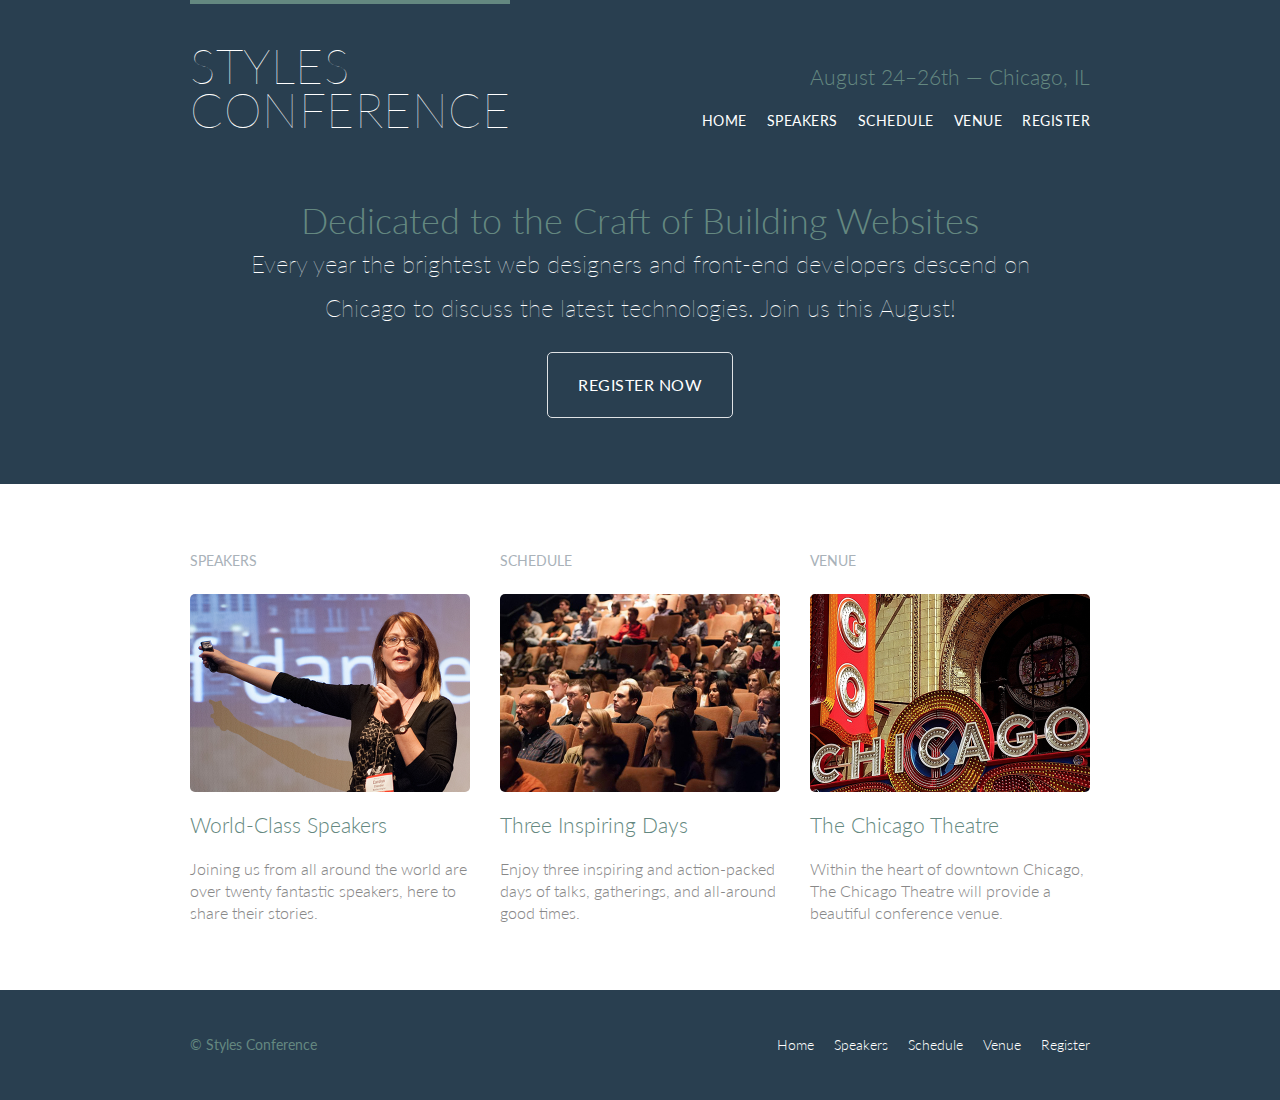
<file: index.html>
<!DOCTYPE html>
<html lang="en">
  <head>
    <meta charset="utf-8">
    <title>Styles Conference</title>
    <link rel="stylesheet" href="assets/stylesheets/main.css" type="text/css">
    <link rel="stylesheet" href="http://fonts.googleapis.com/css?family=Lato:100,300,400" type="text/css">
  </head>

  <body>

    <!-- header -->
    <header class="primary-header group container">
      <h1 class="logo">
        <a href="index.html">Styles <br> Conference</a>
      </h1>
      <h3 class="tagline">August 24&ndash;26th &mdash; Chicago, IL</h3>
      <nav class="nav primary-nav">
        <ul>
          <li><a href="index.html">Home</a></li><!--
          --><li><a href="speaker.html">Speakers</a></li><!--
          --><li><a href="schedule.html">Schedule</a></li><!--
          --><li><a href="venue.html">Venue</a></li><!--
          --><li><a href="register.html">Register</a></li>
        </ul>
      </nav>
    </header>

    <!-- Hero -->
    <section class="hero container">
      <h2>Dedicated to the Craft of Building Websites</h2>
      <p>Every year the brightest web designers and front-end developers descend on Chicago to discuss the latest technologies. Join us this August!</p>
      <a class="btn btn-alt" href="register.html">Register Now</a>
    </section>

    <!-- Teasers -->
    <section class="row">
      <div class="grid">

        <!-- Speakers -->
        <section class="teaser col-1-3">
          <h5>Speakers</h5>
          <a href="speaker.html">
            <img src="assets/images/home/speakers.jpg" alt="Professional Speakers">
            <h3>World-Class Speakers</h3>
          </a>
          <p>Joining us from all around the world are over twenty fantastic speakers, here to share their stories.</p>
        </section><!--

        Schedule
        --><section class="teaser col-1-3">
          <h5>Schedule</h5>
          <a href="schedule.html">
            <img src="assets/images/home/schedule.jpg" alt="Professional Speakers">
            <h3>Three Inspiring Days</h3>
          </a>
          <p>Enjoy three inspiring and action-packed days of talks, gatherings, and all-around good times.</p>
        </section><!--

        Venue
        --><section class="teaser col-1-3">
          <h5>Venue</h5>
          <a href="venue.html">
            <img src="assets/images/home/venue.jpg" alt="Professional Speakers">
            <h3>The Chicago Theatre</h3>
          </a>
          <p>Within the heart of downtown Chicago, The Chicago Theatre will provide a beautiful conference venue.</p>
        </section>
      </div>
    </section>

    <!-- footer -->
    <footer class="container primary-footer group">
      <small>&copy; Styles Conference</small>
      <nav class="nav">
        <ul>
          <li><a href="index.html">Home</a></li><!--
          --><li><a href="speaker.html">Speakers</a></li><!--
          --><li><a href="schedule.html">Schedule</a></li><!--
          --><li><a href="venue.html">Venue</a></li><!--
          --><li><a href="register.html">Register</a></li>
        </ul>
      </nav>
    </footer>
  </body>
</html>
</file>
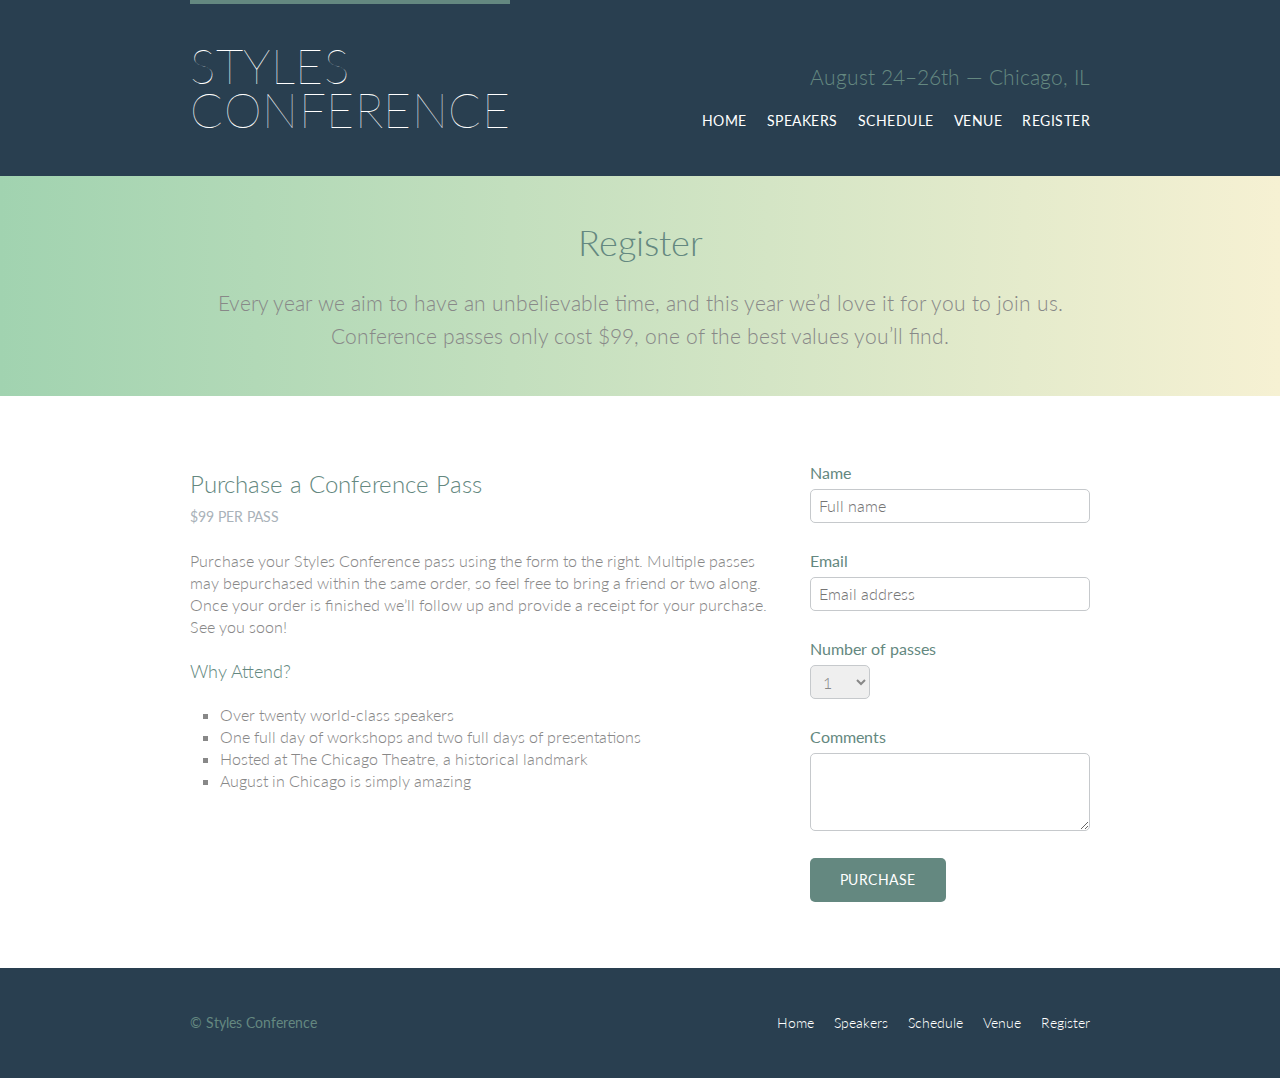
<file: register.html>
<!DOCTYPE html>
<html lang="en">
  <head>
    <meta charset="utf-8">
    <title>Styles Conference</title>
    <link rel="stylesheet" href="assets/stylesheets/main.css" type="text/css">
    <link rel="stylesheet" href="http://fonts.googleapis.com/css?family=Lato:100,300,400" type="text/css">
  </head>

  <body>
    <!-- header -->
    <header class="primary-header group container">
      <h1 class="logo">
        <a href="index.html">Styles <br> Conference</a>
      </h1>
      <h3 class="tagline">August 24&ndash;26th &mdash; Chicago, IL</h3>
      <nav class="nav primary-nav">
        <ul>
          <li><a href="index.html">Home</a></li><!--
          --><li><a href="speaker.html">Speakers</a></li><!--
          --><li><a href="schedule.html">Schedule</a></li><!--
          --><li><a href="venue.html">Venue</a></li><!--
          --><li><a href="register.html">Register</a></li>
        </ul>
      </nav>
    </header>

    <!-- Main Contents -->
    <section class="row-alt">
      <div class="lead container">
        <h1>Register</h1>
        <p>Every year we aim to have an unbelievable time, and this year we&#8217;d love it for you to join us. Conference passes only cost $99, one of the best values you&#8217;ll find.</p>
      </div>
    </section>

    <section class="row">
      <div class="grid">
        <section class="col-2-3">
          <h2>Purchase a Conference Pass</h2>
          <h5>$99 per Pass</h5>
          <p>Purchase your Styles Conference pass using the form to the right. Multiple passes may bepurchased within the same order, so feel free to bring a friend or two along. Once your order is finished we&#8217;ll follow up and provide a receipt for your purchase. See you soon!</p>
          <h4>Why Attend?</h4>
          <ul class="why-attend">
            <li>Over twenty world-class speakers</li>
            <li>One full day of workshops and two full days of presentations</li>
            <li>Hosted at The Chicago Theatre, a historical landmark</li>
            <li>August in Chicago is simply amazing</li>
          </ul>
        </section><!--
        --><form class="col-1-3" action="#" method="post">
          <fieldset class="register-group">
            <label>
              Name
              <input type="text" nama="name" placeholder="Full name" required>
            </label>
            <label>
              Email
              <input type="email" name="email" placeholder="Email address" required>
            </label>
            <label>
              Number of passes
              <select name="quantity" required>
                <option value="1" selected>1</option>
                <option value="2" >2</option>
                <option value="3" >3</option>
                <option value="4" >4</option>
                <option value="5" >5</option>
              </select>
            </label>
            <label>
              Comments
              <textarea name="comments"></textarea>
            </label>
          </fieldset>
          <input class="btn btn-default" type="submit" name="submit" value="Purchase">
        </form>
      </div>
    </section>

    <!-- footer -->
    <footer class="container primary-footer group">
      <small>&copy; Styles Conference</small>
      <nav class="nav">
        <ul>
          <li><a href="index.html">Home</a></li><!--
          --><li><a href="speaker.html">Speakers</a></li><!--
          --><li><a href="schedule.html">Schedule</a></li><!--
          --><li><a href="venue.html">Venue</a></li><!--
          --><li><a href="register.html">Register</a></li>
        </ul>
      </nav>
    </footer>
  </body>
</html>
</file>
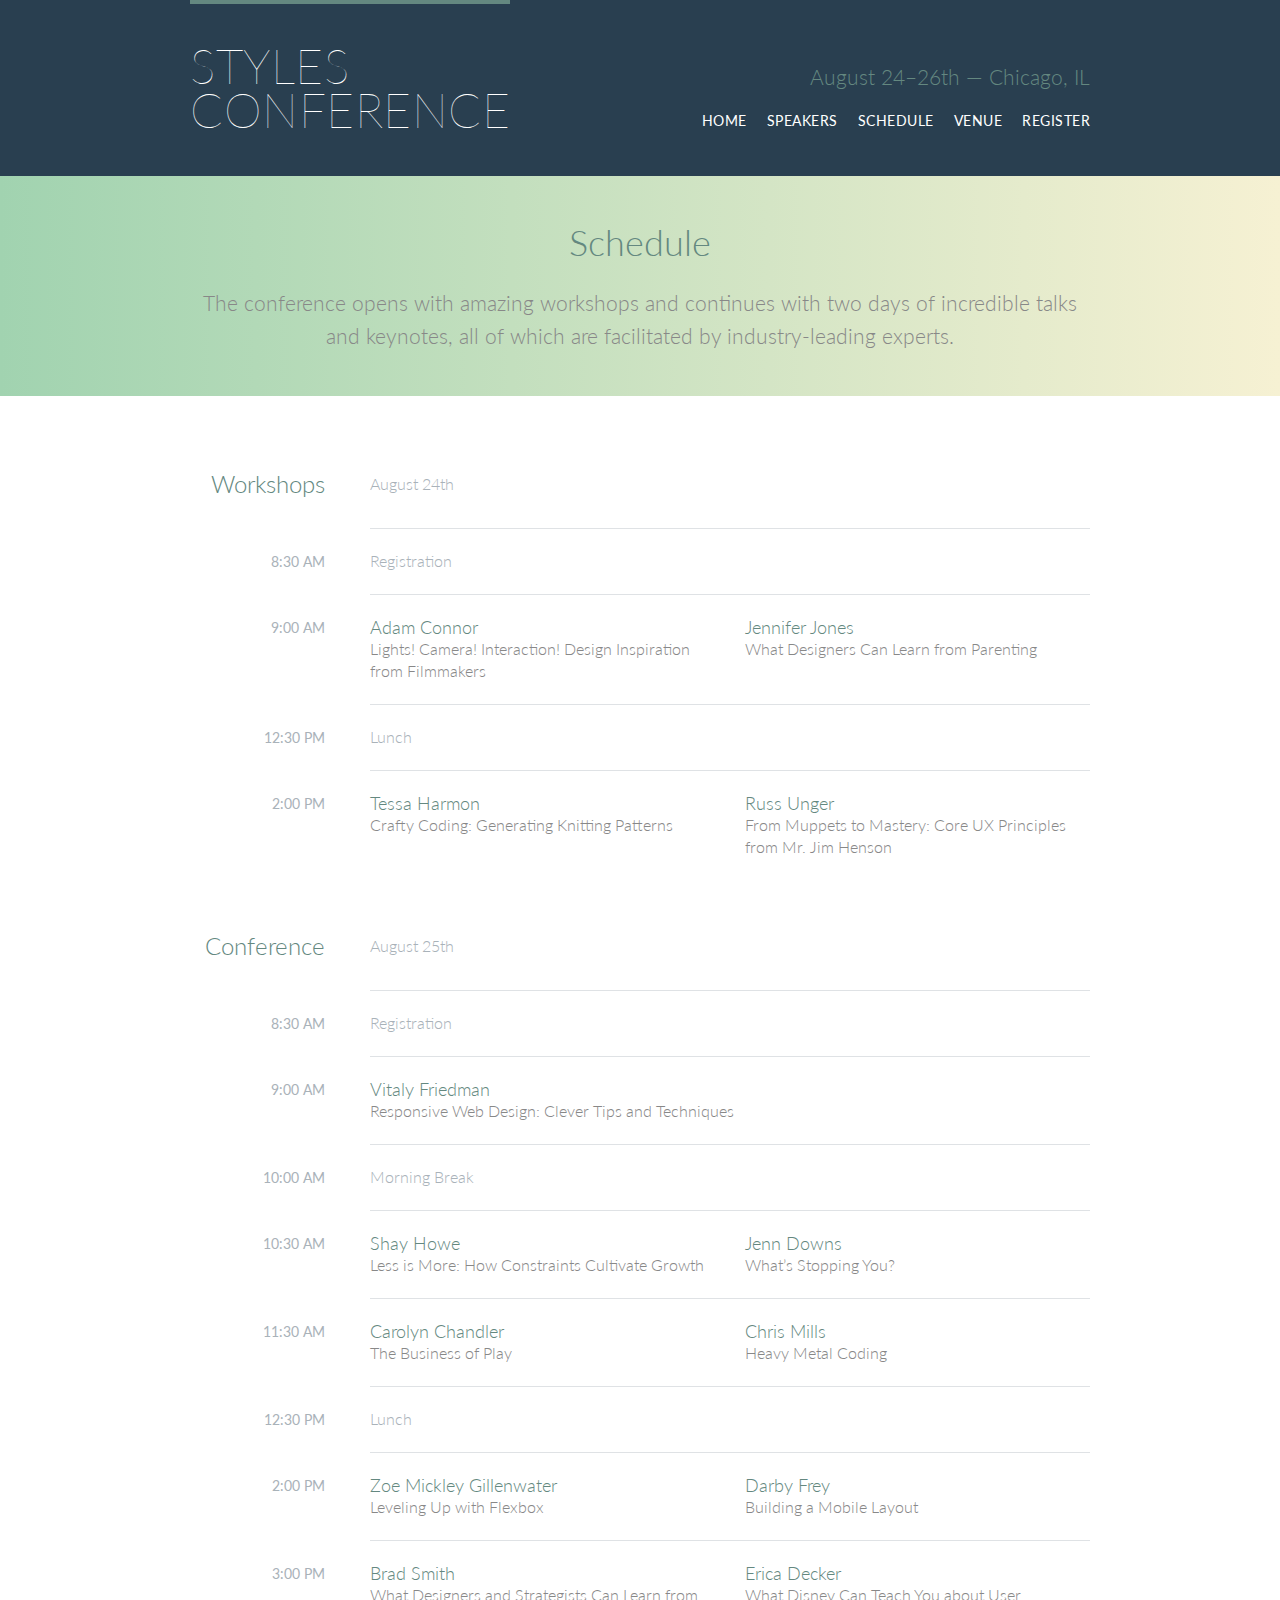
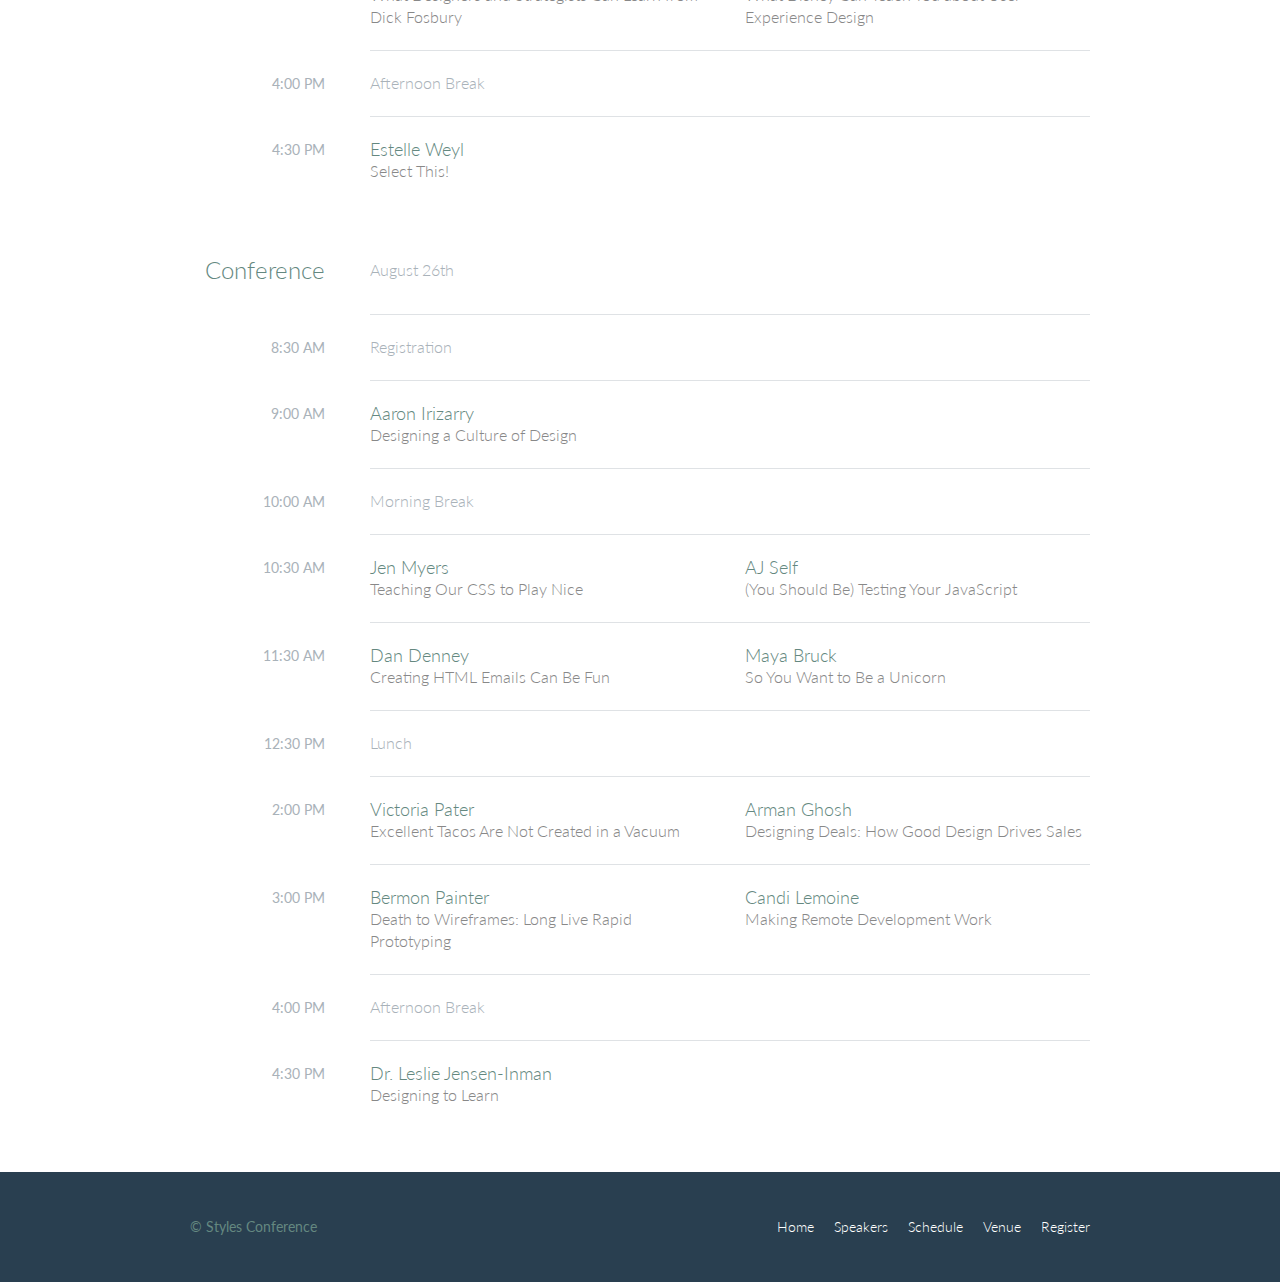
<file: schedule.html>
<!DOCTYPE html>
<html lang="en">
  <head>
    <meta charset="utf-8">
    <title>Styles Conference</title>
    <link rel="stylesheet" href="assets/stylesheets/main.css" type="text/css">
    <link rel="stylesheet" href="http://fonts.googleapis.com/css?family=Lato:100,300,400" type="text/css">
  </head>

  <body>
    <!-- header -->
    <header class="primary-header group container">
      <h1 class="logo">
        <a href="index.html">Styles <br> Conference</a>
      </h1>
      <h3 class="tagline">August 24&ndash;26th &mdash; Chicago, IL</h3>
      <nav class="nav primary-nav">
        <ul>
          <li><a href="index.html">Home</a></li><!--
          --><li><a href="speaker.html">Speakers</a></li><!--
          --><li><a href="schedule.html">Schedule</a></li><!--
          --><li><a href="venue.html">Venue</a></li><!--
          --><li><a href="register.html">Register</a></li>
        </ul>
      </nav>
    </header>

    <!-- Main Contents -->
    <section class="row-alt">
      <div class="lead container">
        <h1>Schedule</h1>
        <p>The conference opens with amazing workshops and continues with two days of incredible talks and keynotes, all of which are facilitated by industry-leading experts.</p>
      </div>
    </section>

    <section class="row">
      <div class="container">
        <table>
          <thead>
            <tr>
              <th scope="row">
                Workshops
              </th>
              <td class="schedule-offset" colspan="2">
                August 24th
              </td>
            </tr>
          </thead>
          <tbody>
            <tr>
              <th scope="row">
                <time datetime="08:30:00">8:30 AM</time>
              </th>
              <td class="schedule-offset" colspan="2">
                Registration
              </td>
            </tr>
            <tr>
              <th scope="row">
                <time datetime="09:00:00">9:00 AM</time>
              </th>
              <td>
                <a href="speaker.html#adam-connor">
                  <h4>Adam Connor</h4>
                  Lights! Camera! Interaction! Design Inspiration from Filmmakers
                </a>
              </td>
              <td>
                <a href="speaker.html#jennifer-jones">
                  <h4>Jennifer Jones</h4>
                  What Designers Can Learn from Parenting
                </a>
              </td>
            </tr>
            <tr>
              <th scope="row">
                <time datetime="12:30:00">12:30 PM</time>
              </th>
              <td class="schedule-offset" colspan="2">
                Lunch
              </td>
            </tr>
            <tr>
              <th scope="row">
                <time datetime="14:00">2:00 PM</time>
              </th>
              <td>
                <a href="speaker.html#tessa-harmon">
                  <h4>Tessa Harmon</h4>
                  Crafty Coding: Generating Knitting Patterns
                </a>
              </td>
              <td>
                <a href="speaker.html#russ-unger">
                  <h4>Russ Unger</h4>
                  From Muppets to Mastery: Core UX Principles from Mr. Jim Henson
                </a>
              </td>
            </tr>
          </tbody>
        </table>
        
        <!-- Conference -->
        
        <table>
          <thead>
            <tr>
              <th scope="row">
                Conference
              </th>
              <td class="schedule-offset" colspan="2">
                August 25th
              </td>
            </tr>
          </thead>
          <tbody>
            <tr>
              <th scope="row">
                <time datetime="08:30:00">8:30 AM</time>
              </th>
              <td class="schedule-offset" colspan="2">
                Registration
              </td>
            </tr>
            <tr>
              <th scope="row">
                <time datetime="09:00:00">9:00 AM</time>
              </th>
              <td colspan="2">
                <a href="speaker.html#vitaly-friedman">
                  <h4>Vitaly Friedman</h4>
                  Responsive Web Design: Clever Tips and Techniques
                </a>
              </td>
            </tr>
            <tr>
              <th scope="row">
                <time datetime="10:00:00">10:00 AM</time>
              </th>
              <td class="schedule-offset" colspan="2">
                Morning Break
              </td>
            </tr>
            <tr>
              <th scope="row">
                <time datetime="10:30:00">10:30 AM</time>
              </th>
              <td>
                <a href="speaker.html#shay-howe">
                  <h4>Shay Howe</h4>
                  Less is More: How Constraints Cultivate Growth
                </a>
              </td>
              <td>
                <a href="speaker.html#jenn-downs">
                  <h4>Jenn Downs</h4>
                  What&#8217;s Stopping You?
                </a>
              </td>
            </tr>
            <tr>
              <th scope="row">
                <time datetime="11:30:00">11:30 AM</time>
              </th>
              <td>
                <a href="speaker.html#carolyn-chandler">
                  <h4>Carolyn Chandler</h4>
                  The Business of Play
                </a>
              </td>
              <td>
                <a href="speaker.html#chris-mills">
                  <h4>Chris Mills</h4>
                  Heavy Metal Coding
                </a>
              </td>
            </tr>
            <tr>
              <th scope="row">
                <time datetime="12:30:00">12:30 PM</time>
              </th>
              <td class="schedule-offset" colspan="2">
                Lunch
              </td>
            </tr>
            <tr>
              <th scope="row">
                <time datetime="14:00">2:00 PM</time>
              </th>
              <td>
                <a href="speaker.html#zoe-mickley-gillenwater">
                  <h4>Zoe Mickley Gillenwater</h4>
                  Leveling Up with Flexbox
                </a>
              </td>
              <td>
                <a href="speaker.html#darby-frey">
                  <h4>Darby Frey</h4>
                  Building a Mobile Layout
                </a>
              </td>
            </tr>
            <tr>
              <th scope="row">
                <time datetime="15:00:00">3:00 PM</time>
              </th>
              <td>
                <a href="speaker.html#brad-smith">
                  <h4>Brad Smith</h4>
                  What Designers and Strategists Can Learn from Dick Fosbury
                </a>
              </td>
              <td>
                <a href="speaker.html#erica-decker">
                  <h4>Erica Decker</h4>
                  What Disney Can Teach You about User Experience Design
                </a>
              </td>
            </tr>
            <tr>
              <th scope="row">
                <time datetime="16:00:00">4:00 PM</time>
              </th>
              <td class="schedule-offset" colspan="2">
                Afternoon Break
              </td>
            </tr>
            <tr>
              <th scope="row">
                <time datetime="16:30:00">4:30 PM</time>
              </th>
              <td colspan="2">
                <a href="speaker.html#estelle-weyl">
                  <h4>Estelle Weyl</h4>
                  Select This!
                </a>
              </td>
            </tr>
          </tbody>
        </table>
        
        <!-- Conference -->
        
        <table>
          <thead>
            <tr>
              <th scope="row">
                Conference
              </th>
              <td class="schedule-offset" colspan="2">
                August 26th
              </td>
            </tr>
          </thead>
          <tbody>
            <tr>
              <th scope="row">
                <time datetime="08:30:00">8:30 AM</time>
              </th>
              <td class="schedule-offset" colspan="2">
                Registration
              </td>
            </tr>
            <tr>
              <th scope="row">
                <time datetime="09:00:00">9:00 AM</time>
              </th>
              <td colspan="2">
                <a href="speaker.html#aaron-irizarry">
                  <h4>Aaron Irizarry</h4>
                  Designing a Culture of Design
                </a>
              </td>
            </tr>
            <tr>
              <th scope="row">
                <time datetime="10:00:00">10:00 AM</time>
              </th>
              <td class="schedule-offset" colspan="2">
                Morning Break
              </td>
            </tr>
            <tr>
              <th scope="row">
                <time datetime="10:30:00">10:30 AM</time>
              </th>
              <td>
                <a href="speaker.html#jen-myers">
                  <h4>Jen Myers</h4>
                  Teaching Our CSS to Play Nice
                </a>
              </td>
              <td>
                <a href="speaker.html#aj-self">
                  <h4>AJ Self</h4>
                  (You Should Be) Testing Your JavaScript
                </a>
              </td>
            </tr>
            <tr>
              <th scope="row">
                <time datetime="11:30:00">11:30 AM</time>
              </th>
              <td>
                <a href="speaker.html#dan-denney">
                  <h4>Dan Denney</h4>
                  Creating HTML Emails Can Be Fun
                </a>
              </td>
              <td>
                <a href="speaker.html#maya-bruck">
                  <h4>Maya Bruck</h4>
                  So You Want to Be a Unicorn
                </a>
              </td>
            </tr>
            <tr>
              <th scope="row">
                <time datetime="12:30:00">12:30 PM</time>
              </th>
              <td class="schedule-offset" colspan="2">
                Lunch
              </td>
            </tr>
            <tr>
              <th scope="row">
                <time datetime="14:00">2:00 PM</time>
              </th>
              <td>
                <a href="speaker.html#victoria-pater">
                  <h4>Victoria Pater</h4>
                  Excellent Tacos Are Not Created in a Vacuum
                </a>
              </td>
              <td>
                <a href="speaker.html#arman-ghosh">
                  <h4>Arman Ghosh</h4>
                  Designing Deals: How Good Design Drives Sales
                </a>
              </td>
            </tr>
            <tr>
              <th scope="row">
                <time datetime="15:00:00">3:00 PM</time>
              </th>
              <td>
                <a href="speaker.html#bermon-painter">
                  <h4>Bermon Painter</h4>
                  Death to Wireframes: Long Live Rapid Prototyping
                </a>
              </td>
              <td>
                <a href="speaker.html#candi-lemoine">
                  <h4>Candi Lemoine</h4>
                  Making Remote Development Work
                </a>
              </td>
            </tr>
            <tr>
              <th scope="row">
                <time datetime="16:00:00">4:00 PM</time>
              </th>
              <td class="schedule-offset" colspan="2">
                Afternoon Break
              </td>
            </tr>
            <tr>
              <th scope="row">
                <time datetime="16:30:00">4:30 PM</time>
              </th>
              <td colspan="2">
                   <a href="speaker.html#leslie-jensen-inman">
                  <h4>Dr. Leslie Jensen-Inman</h4>
                  Designing to Learn
                </a>
              </td>
            </tr>
          </tbody>
        </table>
      </div>
    </section>

    <!-- footer -->
    <footer class="container primary-footer group">
      <small>&copy; Styles Conference</small>
      <nav class="nav">
        <ul>
          <li><a href="index.html">Home</a></li><!--
          --><li><a href="speaker.html">Speakers</a></li><!--
          --><li><a href="schedule.html">Schedule</a></li><!--
          --><li><a href="venue.html">Venue</a></li><!--
          --><li><a href="register.html">Register</a></li>
        </ul>
      </nav>
    </footer>
  </body>
</html>
</file>
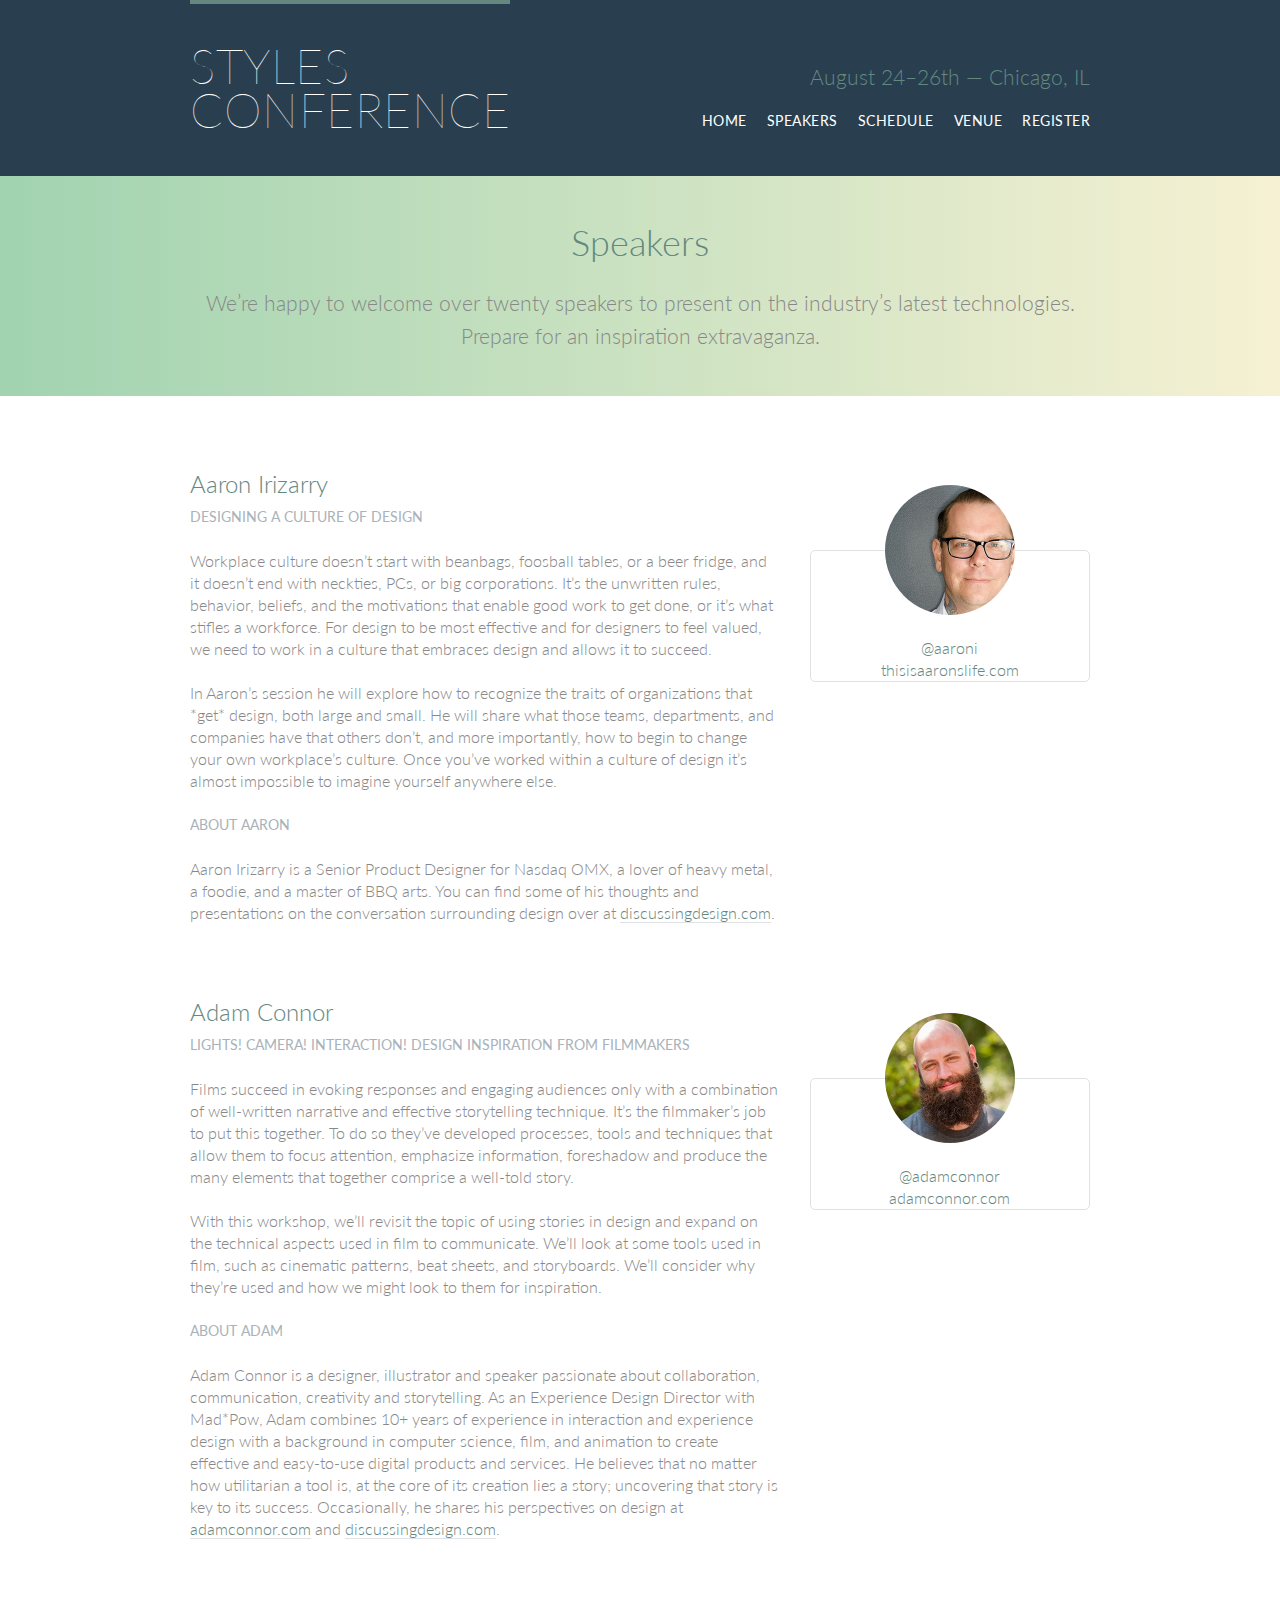
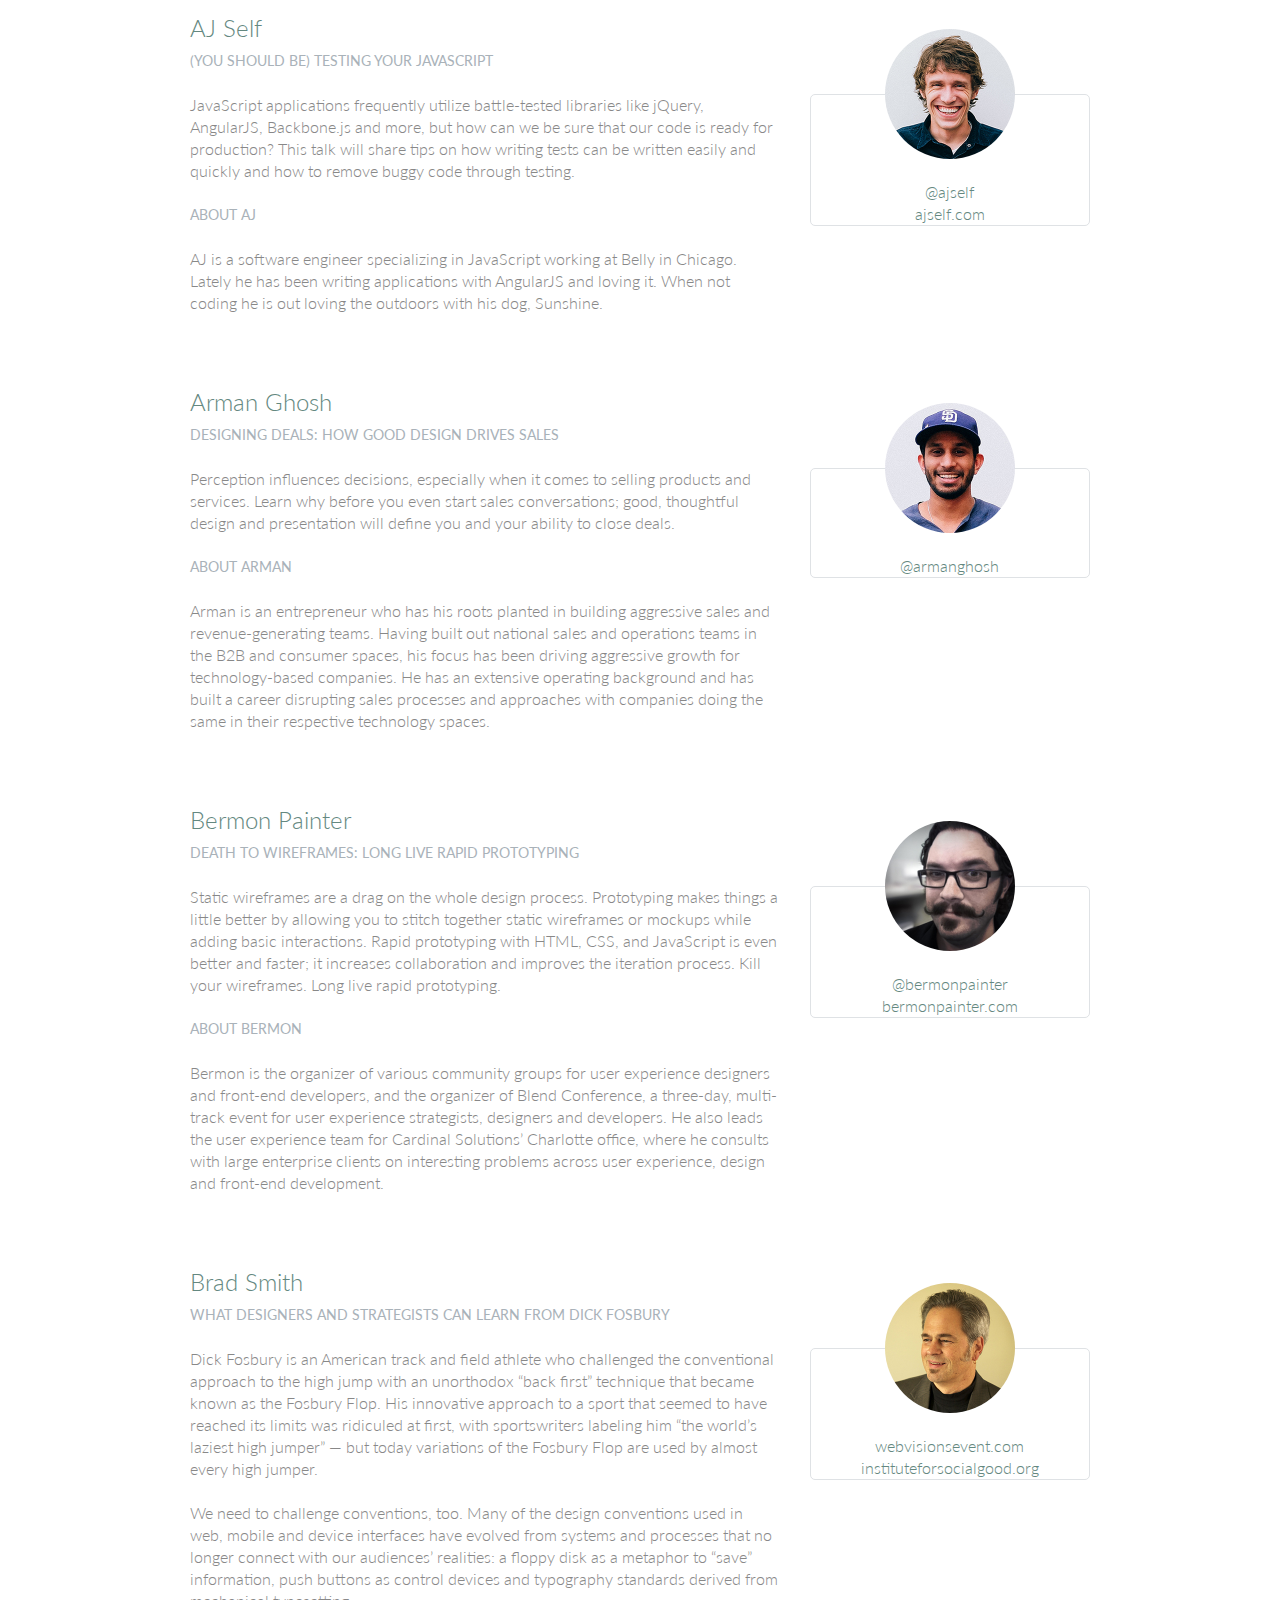
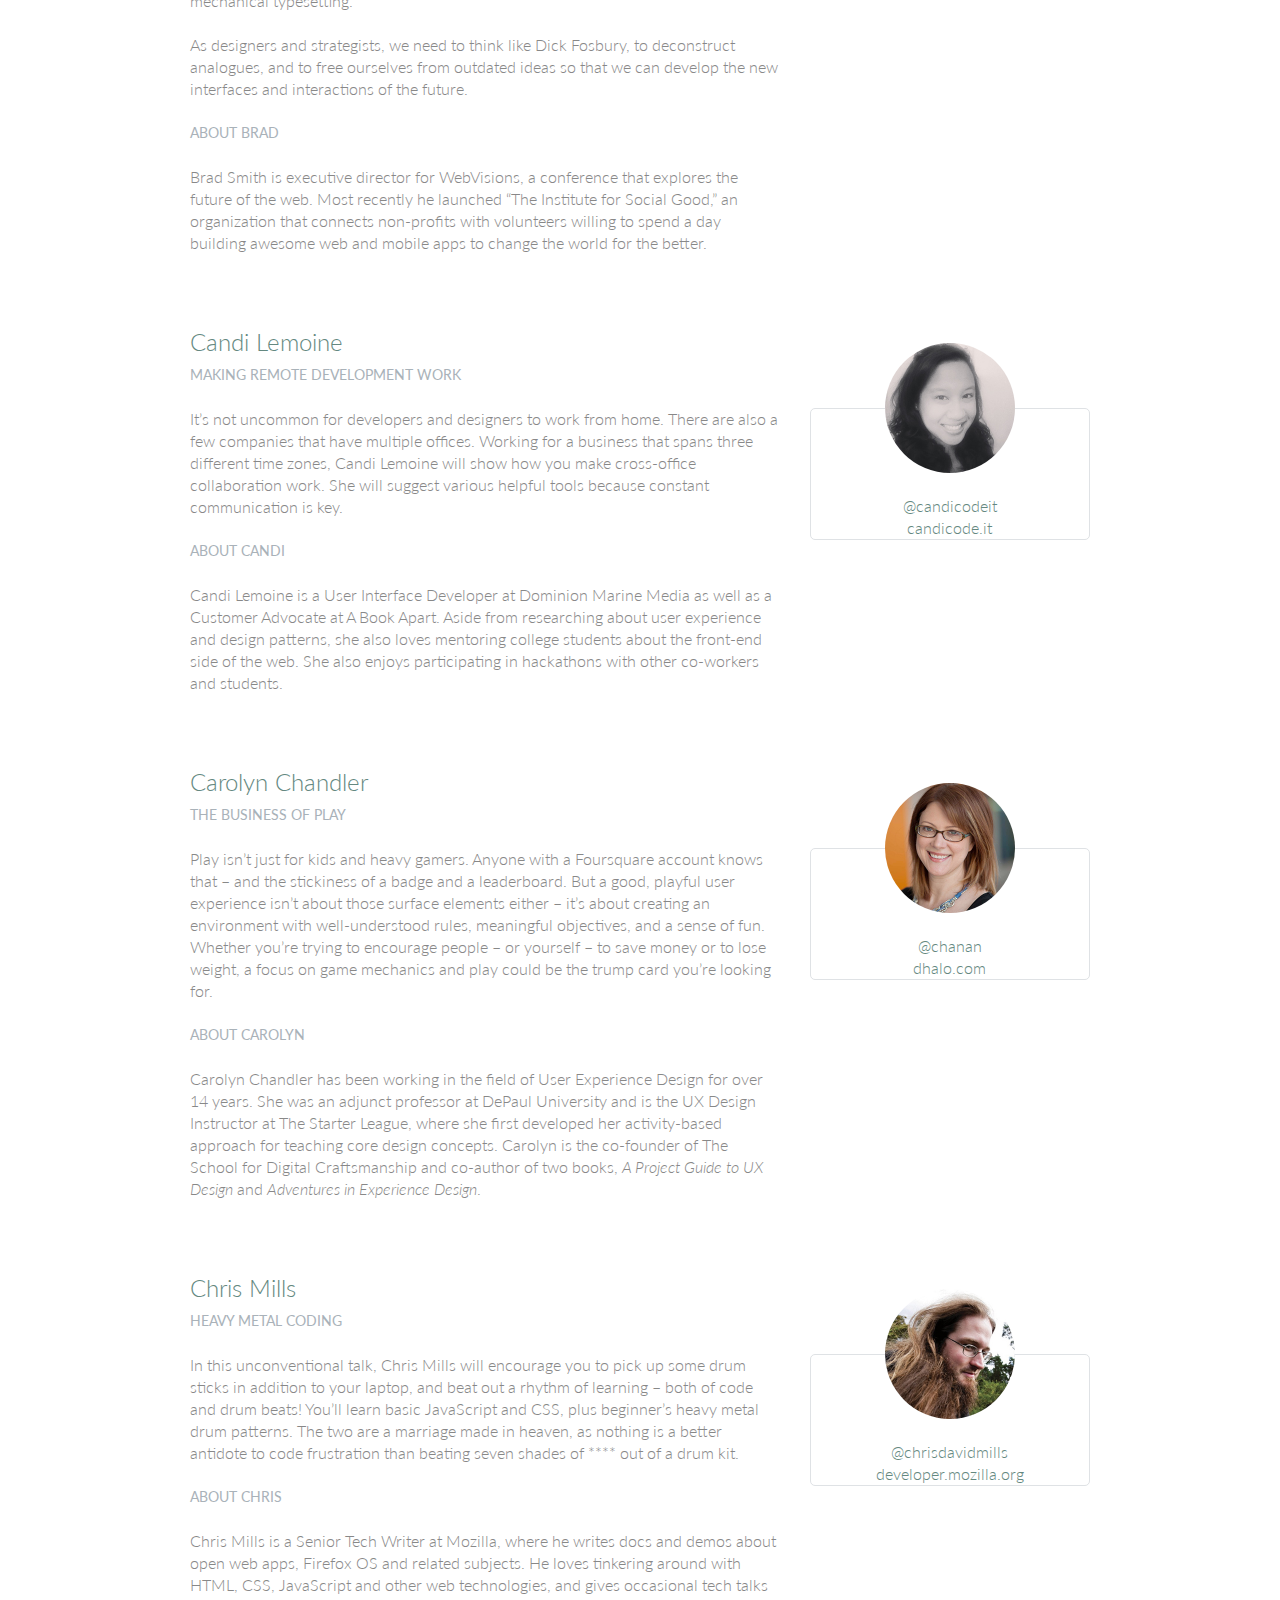
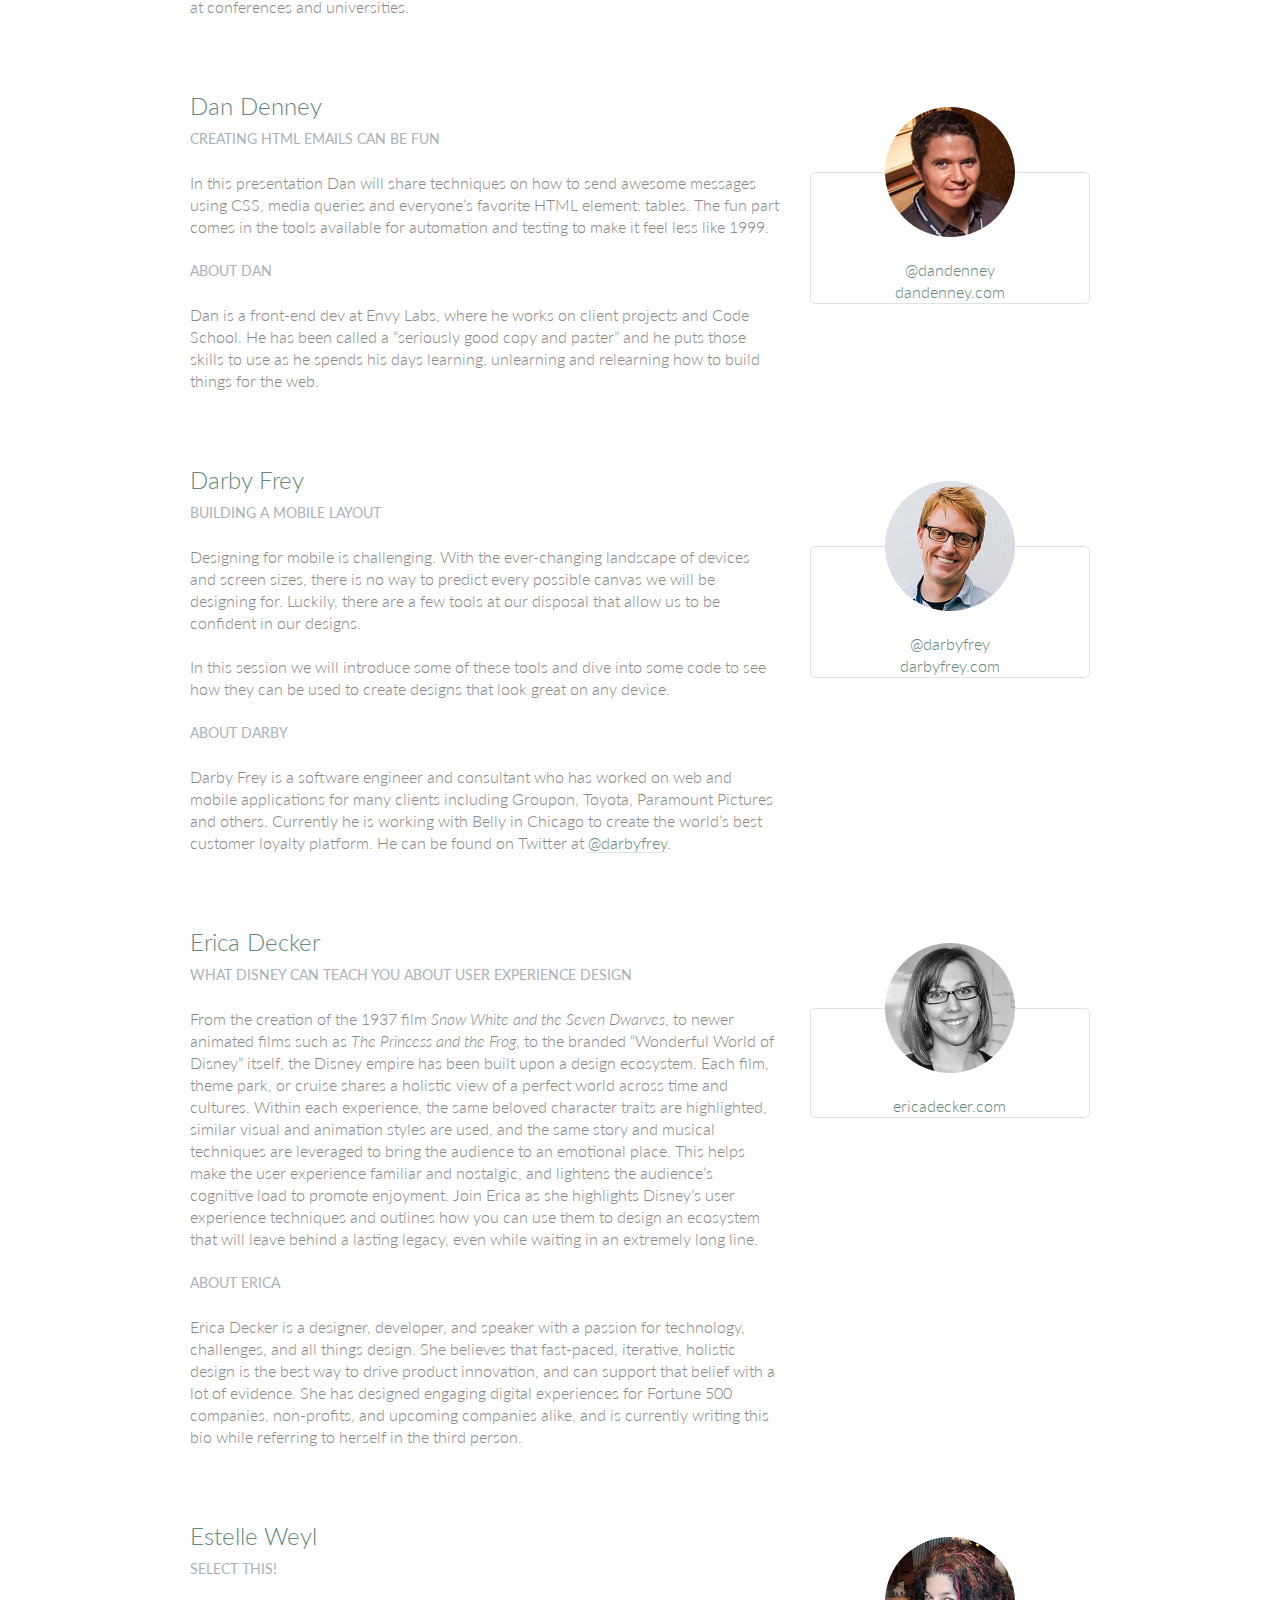
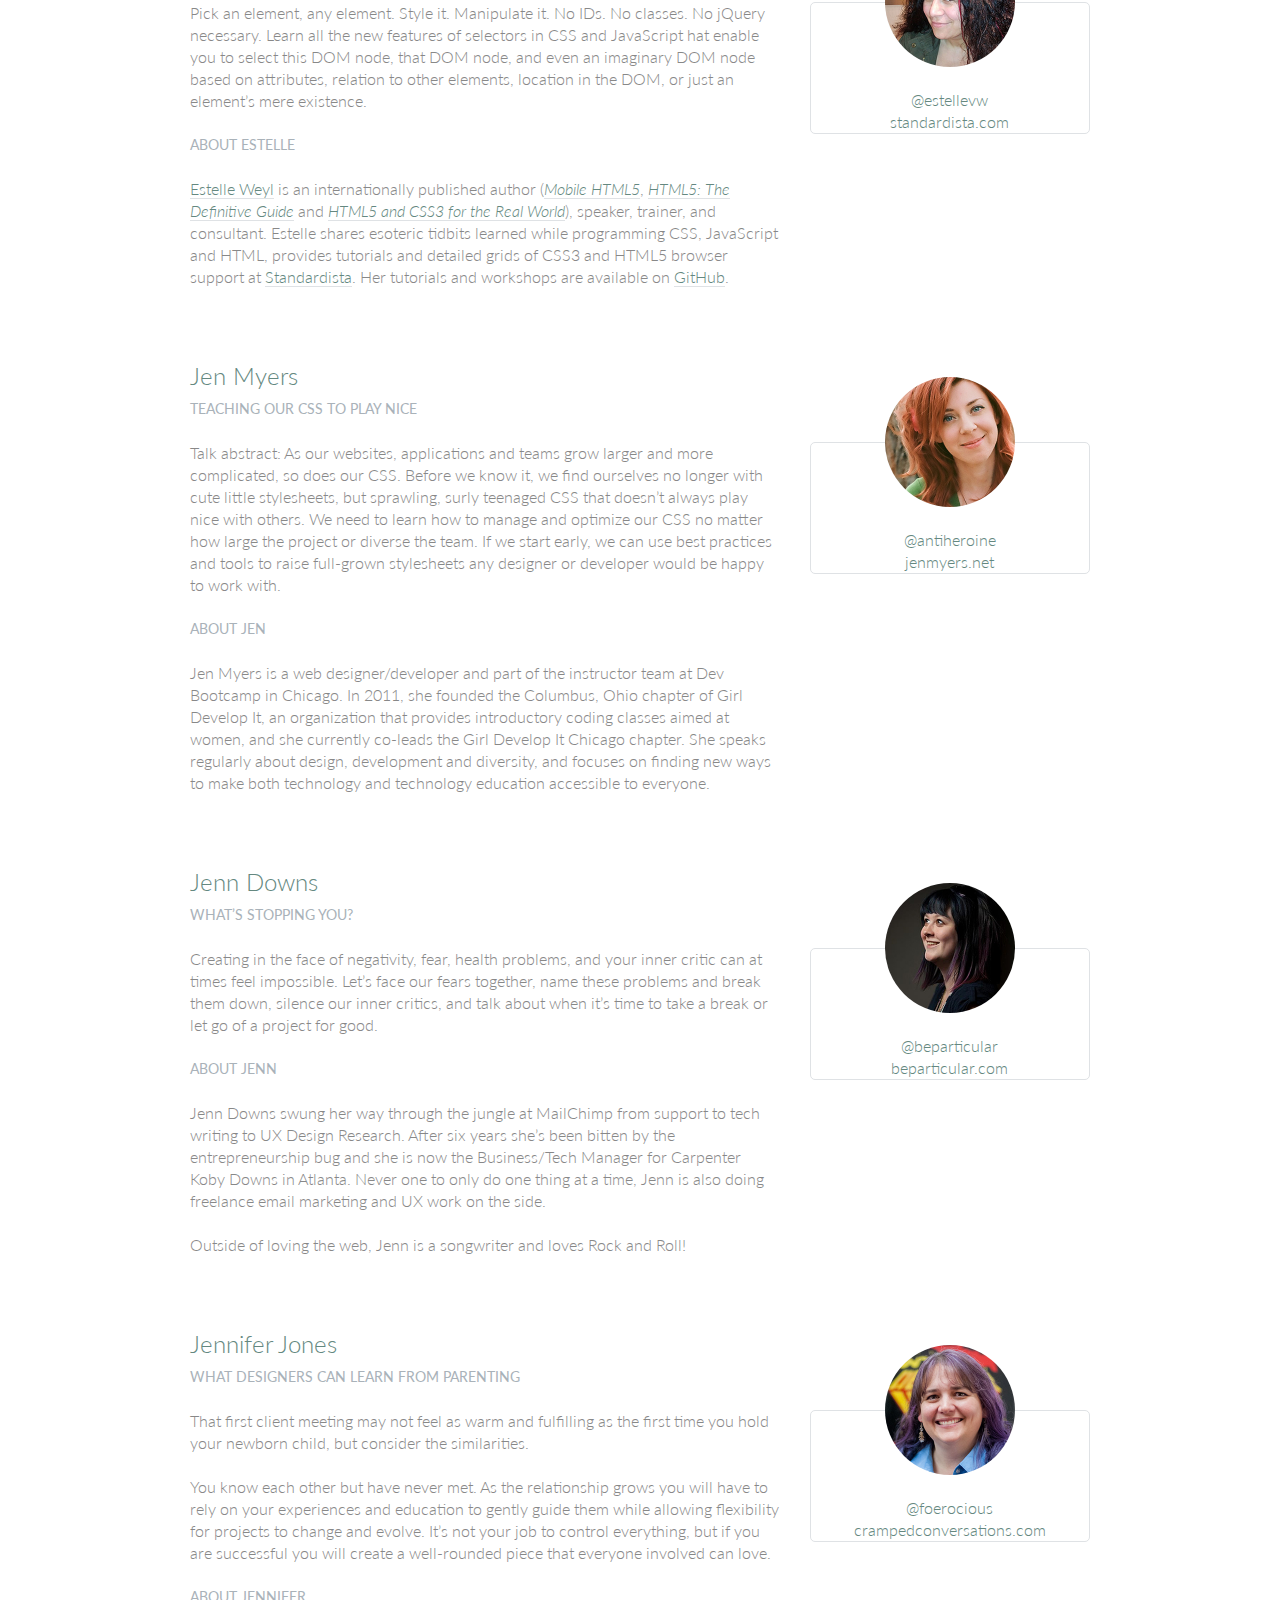
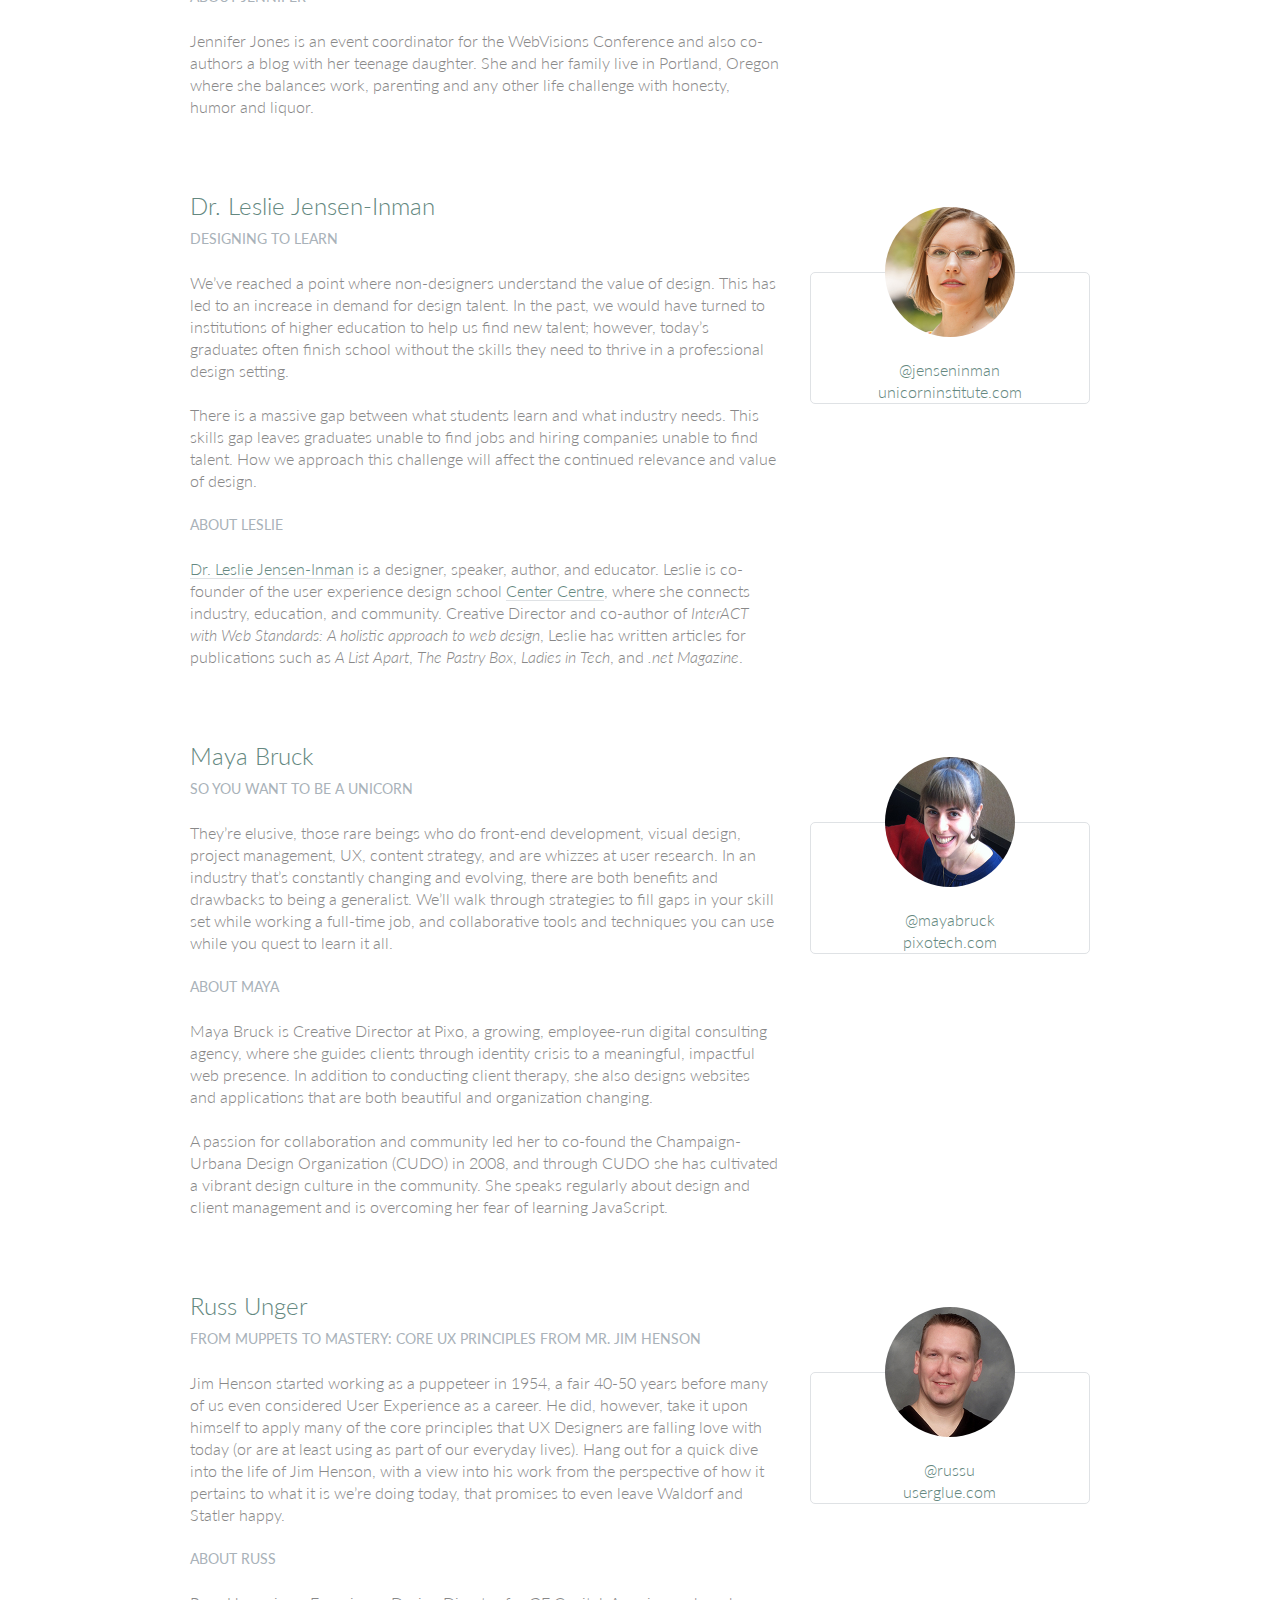
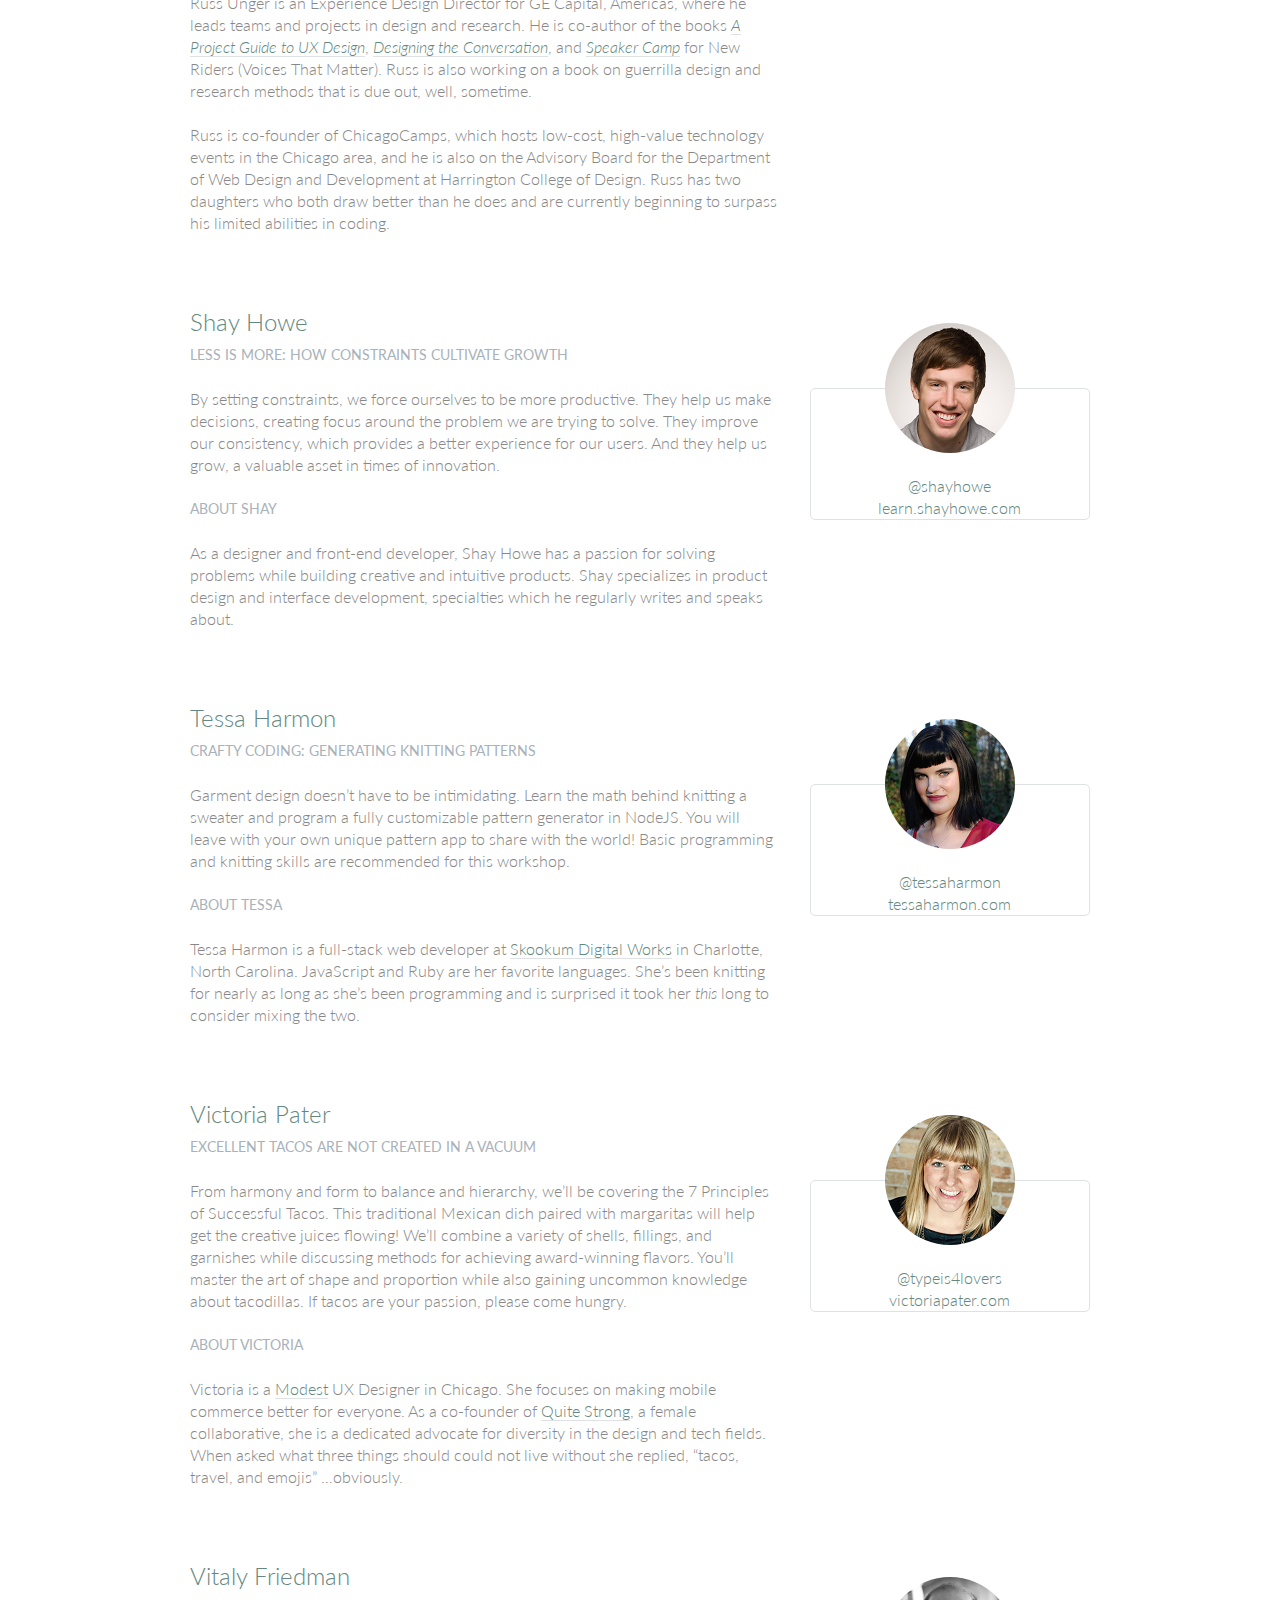
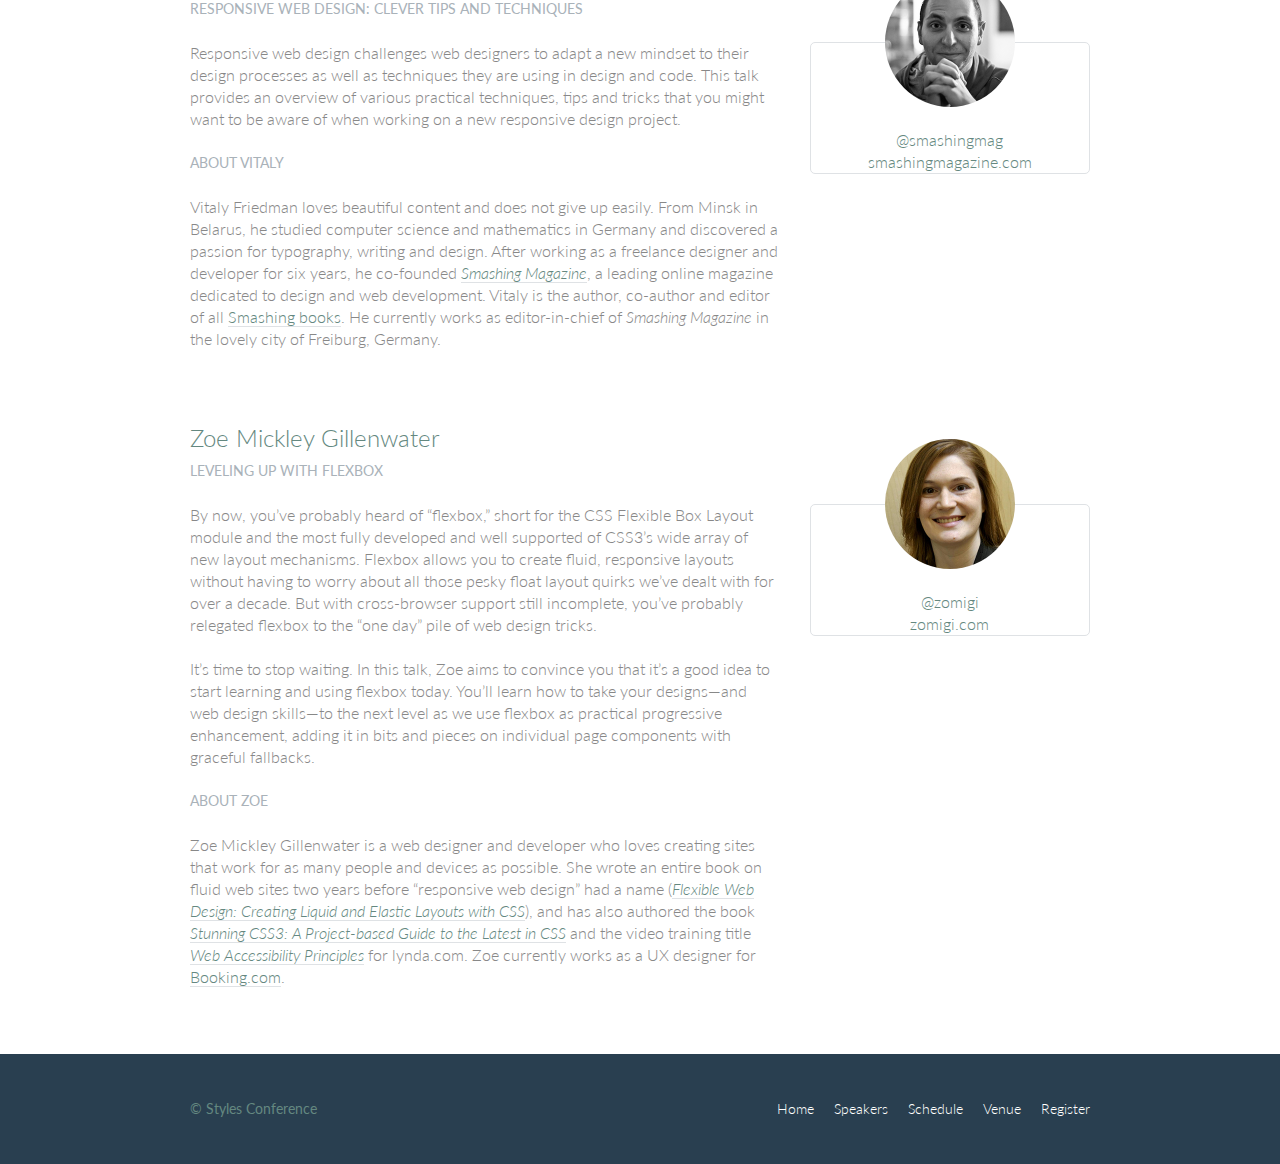
<file: speaker.html>
<!DOCTYPE html>
<html lang="en">
  <head>
    <meta charset="utf-8">
    <title>Styles Conference</title>
    <link rel="stylesheet" href="assets/stylesheets/main.css" type="text/css">
    <link rel="stylesheet" href="http://fonts.googleapis.com/css?family=Lato:100,300,400" type="text/css">
  </head>

  <body>
    <!-- header -->
    <header class="primary-header group container">
      <h1 class="logo">
        <a href="index.html">Styles <br> Conference</a>
      </h1>
      <h3 class="tagline">August 24&ndash;26th &mdash; Chicago, IL</h3>
      <nav class="nav primary-nav">
        <ul>
          <li><a href="index.html">Home</a></li><!--
          --><li><a href="speaker.html">Speakers</a></li><!--
          --><li><a href="schedule.html">Schedule</a></li><!--
          --><li><a href="venue.html">Venue</a></li><!--
          --><li><a href="register.html">Register</a></li>
        </ul>
      </nav>
    </header>

    <!-- Lead -->
    <section class="row-alt">
      <div class="lead container">
        <h1>Speakers</h1>
        <p>We&#8217;re happy to welcome over twenty speakers to present on the industry&#8217;s latest technologies. Prepare for an inspiration extravaganza.</p>
      </div>
    </section>

    <!-- Main content -->
    <section class="row">
      <div class="grid">

        <!-- Aaron Irizarry -->
        <section class="speaker" id="aaron-irizarry">
          <div class="col-2-3">
            <h2>Aaron Irizarry</h2>
            <h5>Designing a Culture of Design</h5>
            <p>Workplace culture doesn&#8217;t start with beanbags, foosball tables, or a beer fridge, and it doesn&#8217;t end with neckties, PCs, or big corporations. It&#8217;s the unwritten rules, behavior, beliefs, and the motivations that enable good work to get done, or it&#8217;s what stifles a workforce. For design to be most effective and for designers to feel valued, we need to work in a culture that embraces design and allows it to succeed.</p>
            <p>In Aaron&#8217;s session he will explore how to recognize the traits of organizations that *get* design, both large and small. He will share what those teams, departments, and companies have that others don&#8217;t, and more importantly, how to begin to change your own workplace&#8217;s culture. Once you&#8217;ve worked within a culture of design it&#8217;s almost impossible to imagine yourself anywhere else.</p>
            <h5>About Aaron</h5>
            <p>Aaron Irizarry is a Senior Product Designer for Nasdaq OMX, a lover of heavy metal, a foodie, and a master of BBQ arts. You can find some of his thoughts and presentations on the conversation surrounding design over at <a href="http://www.discussingdesign.com/">discussingdesign.com</a>.</p>
          </div><!--
          --><aside class="col-1-3">
            <div class="speaker-info">
              <img src="assets/images/speakers/aaron-irizarry.jpg" alt="Aaron Irizarry">
              <ul>
                <li><a href="https://twitter.com/aaroni">@aaroni</a></li>
                <li><a href="http://www.thisisaaronslife.com/">thisisaaronslife.com</a></li>
              </ul>
            </div>
          </aside>
        </section>

        <!-- Adam Connor -->
        <section class="speaker" id="adam-connor">
          <div class="col-2-3">
            <h2>Adam Connor</h2>
            <h5>Lights! Camera! Interaction! Design Inspiration from Filmmakers</h5>
            <p>Films succeed in evoking responses and engaging audiences only with a combination of well-written narrative and effective storytelling technique. It&#8217;s the filmmaker&#8217;s job to put this together. To do so they&#8217;ve developed processes, tools and techniques that allow them to focus attention, emphasize information, foreshadow and produce the many elements that together comprise a well-told story.</p>
            <p>With this workshop, we&#8217;ll revisit the topic of using stories in design and expand on the technical aspects used in film to communicate. We&#8217;ll look at some tools used in film, such as cinematic patterns, beat sheets, and storyboards. We&#8217;ll consider why they&#8217;re used and how we might look to them for inspiration.</p>
            <h5>About Adam</h5>
            <p>Adam Connor is a designer, illustrator and speaker passionate about collaboration, communication, creativity and storytelling. As an Experience Design Director with Mad*Pow, Adam combines 10+ years of experience in interaction and experience design with a background in computer science, film, and animation to create effective and easy-to-use digital products and services. He believes that no matter how utilitarian a tool is, at the core of its creation lies a story; uncovering that story is key to its success. Occasionally, he shares his perspectives on design at <a href="http://adamconnor.com/">adamconnor.com</a> and <a href="http://www.discussingdesign.com/">discussingdesign.com</a>.</p>
          </div><!--
          --><aside class="col-1-3">
            <div class="speaker-info">
              <img src="assets/images/speakers/adam-connor.jpg" alt="Adam Connor">  
              <ul>
                <li><a href="https://twitter.com/adamconnor">@adamconnor</a></li>
                <li><a href="http://adamconnor.com/">adamconnor.com</a></li>
              </ul>
            </div>
          </aside>
        </section>

        <!-- AJ Self -->
        <section class="speaker" id="aj-self">
          <div class="col-2-3">
            <h2>AJ Self</h2>
            <h5>(You Should Be) Testing Your JavaScript</h5>
            <p>JavaScript applications frequently utilize battle-tested libraries like jQuery, AngularJS, Backbone.js and more, but how can we be sure that our code is ready for production? This talk will share tips on how writing tests can be written easily and quickly and how to remove buggy code through testing.</p>
            <h5>About AJ</h5>
            <p>AJ is a software engineer specializing in JavaScript working at Belly in Chicago. Lately he has been writing applications with AngularJS and loving it. When not coding he is out loving the outdoors with his dog, Sunshine.</p>
          </div><!--
          --><aside class="col-1-3">
            <div class="speaker-info">
              <img src="assets/images/speakers/aj-self.jpg" alt="AJ Self">
              <ul>
                <li><a href="https://twitter.com/ajself">@ajself</a></li>
                <li><a href="http://www.ajself.com/">ajself.com</a></li>
              </ul>
            </div>
          </aside>
        </section>

        <!-- Arman Ghosh -->
        <section class="speaker" id="arman-ghosh">
          <div class="col-2-3">
            <h2>Arman Ghosh</h2>
            <h5>Designing Deals: How Good Design Drives Sales</h5>
            <p>Perception influences decisions, especially when it comes to selling products and services. Learn why before you even start sales conversations; good, thoughtful design and presentation will define you and your ability to close deals.</p>
            <h5>About Arman</h5>
            <p>Arman is an entrepreneur who has his roots planted in building aggressive sales and revenue-generating teams. Having built out national sales and operations teams in the B2B and consumer spaces, his focus has been driving aggressive growth for technology-based companies. He has an extensive operating background and has built a career disrupting sales processes and approaches with companies doing the same in their respective technology spaces.</p>
          </div><!--
          --><aside class="col-1-3">
            <div class="speaker-info">
              <img src="assets/images/speakers/arman-ghosh.jpg" alt="Arman Ghosh">
              <ul>
                <li><a href="https://twitter.com/armanghosh">@armanghosh</a></li>
              </ul>
            </div>
          </aside>
        </section>

        <!-- Bermon Painter -->
        <section class="speaker" id="bermon-painter">
          <div class="col-2-3">
            <h2>Bermon Painter</h2>
            <h5>Death to Wireframes: Long Live Rapid Prototyping</h5>
            <p>Static wireframes are a drag on the whole design process. Prototyping makes things a little better by allowing you to stitch together static wireframes or mockups while adding basic interactions. Rapid prototyping with HTML, CSS, and JavaScript is even better and faster; it increases collaboration and improves the iteration process. Kill your wireframes. Long live rapid prototyping.</p>
            <h5>About Bermon</h5>
            <p>Bermon is the organizer of various community groups for user experience designers and front-end developers, and the organizer of Blend Conference, a three-day, multi-track event for user experience strategists, designers and developers. He also leads the user experience team for Cardinal Solutions&#8217; Charlotte office, where he consults with large enterprise clients on interesting problems across user experience, design and front-end development.</p>
          </div><!--
          --><aside class="col-1-3">
            <div class="speaker-info">
              <img src="assets/images/speakers/bermon-painter.jpg" alt="Bermon Painter">
              <ul>
                <li><a href="https://twitter.com/bermonpainter">@bermonpainter</a></li>
                <li><a href="http://bermonpainter.com/">bermonpainter.com</a></li>
              </ul>
            </div>
          </aside>
        </section>

        <!-- Brad Smith -->
        <section class="speaker" id="brad-smith">
          <div class="col-2-3">
            <h2>Brad Smith</h2>
            <h5>What Designers and Strategists Can Learn from Dick Fosbury</h5>
            <p>Dick Fosbury is an American track and field athlete who challenged the conventional approach to the high jump with an unorthodox &#8220;back first&#8221; technique that became known as the Fosbury Flop. His innovative approach to a sport that seemed to have reached its limits was ridiculed at first, with sportswriters labeling him &#8220;the world&#8217;s laziest high jumper&#8221; &#8212; but today variations of the Fosbury Flop are used by almost every high jumper.</p>
            <p>We need to challenge conventions, too. Many of the design conventions used in web, mobile and device interfaces have evolved from systems and processes that no longer connect with our audiences&#8217; realities: a floppy disk as a metaphor to &#8220;save&#8221; information, push buttons as control devices and typography standards derived from mechanical typesetting.</p>
            <p>As designers and strategists, we need to think like Dick Fosbury, to deconstruct analogues, and to free ourselves from outdated ideas so that we can develop the new interfaces and interactions of the future.</p>
            <h5>About Brad</h5>
            <p>Brad Smith is executive director for WebVisions, a conference that explores the future of the web. Most recently he launched &#8220;The Institute for Social Good,&#8221; an organization that connects non-profits with volunteers willing to spend a day building awesome web and mobile apps to change the world for the better.</p>
          </div><!--
          --><aside class="col-1-3">
            <div class="speaker-info">
              <img src="assets/images/speakers/brad-smith.jpg" alt="Brad Smith">
              <ul>
                <li><a href="http://www.webvisionsevent.com/">webvisionsevent.com</a></li>
                <li><a href="http://www.instituteforsocialgood.org/">instituteforsocialgood.org</a></li>
              </ul>
            </div>
          </aside>
        </section>

        <!-- Candi Lemoine -->
        <section class="speaker" id="candi-lemoine">
          <div class="col-2-3">
            <h2>Candi Lemoine</h2>
            <h5>Making Remote Development Work</h5>
            <p>It&#8217;s not uncommon for developers and designers to work from home. There are also a few companies that have multiple offices. Working for a business that spans three different time zones, Candi Lemoine will show how you make cross-office collaboration work. She will suggest various helpful tools because constant communication is key.</p>
            <h5>About Candi</h5>
            <p>Candi Lemoine is a User Interface Developer at Dominion Marine Media as well as a Customer Advocate at A Book Apart. Aside from researching about user experience and design patterns, she also loves mentoring college students about the front-end side of the web. She also enjoys participating in hackathons with other co-workers and students.</p>
          </div><!--
          --><aside class="col-1-3">
            <div class="speaker-info">
              <img src="assets/images/speakers/candi-lemoine.jpg" alt="Candi Lemoine">
              <ul>
                <li><a href="https://twitter.com/candicodeit">@candicodeit</a></li>
                <li><a href="http://candicode.it/">candicode.it</a></li>
              </ul>
            </div>
          </aside>
        </section>

        <!-- Carolyn Chandler -->
        <section class="speaker" id="carolyn-chandler">
          <div class="col-2-3">
            <h2>Carolyn Chandler</h2>
            <h5>The Business of Play</h5>
            <p>Play isn&#8217;t just for kids and heavy gamers. Anyone with a Foursquare account knows that &#8211; and the stickiness of a badge and a leaderboard. But a good, playful user experience isn&#8217;t about those surface elements either &#8211; it&#8217;s about creating an environment with well-understood rules, meaningful objectives, and a sense of fun. Whether you&#8217;re trying to encourage people &#8211; or yourself &#8211; to save money or to lose weight, a focus on game mechanics and play could be the trump card you&#8217;re looking for.</p>
            <h5>About Carolyn</h5>
            <p>Carolyn Chandler has been working in the field of User Experience Design for over 14 years. She was an adjunct professor at DePaul University and is the UX Design Instructor at The Starter League, where she first developed her activity-based approach for teaching core design concepts. Carolyn is the co-founder of The School for Digital Craftsmanship and co-author of two books, <cite>A Project Guide to UX Design</cite> and <cite>Adventures in Experience Design</cite>.</p>
          </div><!--
          --><aside class="col-1-3">
            <div class="speaker-info">
              <img src="assets/images/speakers/carolyn-chandler.jpg" alt="Carolyn Chandler">
              <ul>
                <li><a href="https://twitter.com/chanan">@chanan</a></li>
                <li><a href="http://www.dhalo.com/">dhalo.com</a></li>
              </ul>
            </div>
          </aside>
        </section>

        <!-- Chris Mills -->
        <section class="speaker" id="chris-mills">
          <div class="col-2-3">
            <h2>Chris Mills</h2>
            <h5>Heavy Metal Coding</h5>
            <p>In this unconventional talk, Chris Mills will encourage you to pick up some drum sticks in addition to your laptop, and beat out a rhythm of learning &#8211; both of code and drum beats! You&#8217;ll learn basic JavaScript and CSS, plus beginner&#8217;s heavy metal drum patterns. The two are a marriage made in heaven, as nothing is a better antidote to code frustration than beating seven shades of **** out of a drum kit.</p>
            <h5>About Chris</h5>
            <p>Chris Mills is a Senior Tech Writer at Mozilla, where he writes docs and demos about open web apps, Firefox OS and related subjects. He loves tinkering around with HTML, CSS, JavaScript and other web technologies, and gives occasional tech talks at conferences and universities.</p>
          </div><!--
          --><aside class="col-1-3">
            <div class="speaker-info">
              <img src="assets/images/speakers/chris-mills.jpg" alt="Chris Mills">
              <ul>
                <li><a href="https://twitter.com/chrisdavidmills">@chrisdavidmills</a></li>
                <li><a href="https://developer.mozilla.org/">developer.mozilla.org</a></li>
              </ul>
            </div>
          </aside>
        </section>

        <!-- Dan Denney -->
        <section class="speaker" id="dan-denney">
          <div class="col-2-3">
            <h2>Dan Denney</h2>
            <h5>Creating HTML Emails Can Be Fun</h5>
            <p>In this presentation Dan will share techniques on how to send awesome messages using CSS, media queries and everyone&#8217;s favorite HTML element: tables. The fun part comes in the tools available for automation and testing to make it feel less like 1999.</p>
            <h5>About Dan</h5>
            <p>Dan is a front-end dev at Envy Labs, where he works on client projects and Code School. He has been called a &#8220;seriously good copy and paster&#8221; and he puts those skills to use as he spends his days learning, unlearning and relearning how to build things for the web.</p>
          </div><!--
          --><aside class="col-1-3">
            <div class="speaker-info">
              <img src="assets/images/speakers/dan-denney.jpg" alt="Dan Denney">
              <ul>
                <li><a href="https://twitter.com/dandenney">@dandenney</a></li>
                <li><a href="http://dandenney.com/">dandenney.com</a></li>
              </ul>
            </div>
          </aside>
        </section>

        <!-- Darby Frey -->
        <section class="speaker" id="darby-frey">
          <div class="col-2-3">
            <h2>Darby Frey</h2>
            <h5>Building a Mobile Layout</h5>
            <p>Designing for mobile is challenging. With the ever-changing landscape of devices and screen sizes, there is no way to predict every possible canvas we will be designing for. Luckily, there are a few tools at our disposal that allow us to be confident in our designs.</p>
            <p>In this session we will introduce some of these tools and dive into some code to see how they can be used to create designs that look great on any device.</p>
            <h5>About Darby</h5>
            <p>Darby Frey is a software engineer and consultant who has worked on web and mobile applications for many clients including Groupon, Toyota, Paramount Pictures and others. Currently he is working with Belly in Chicago to create the world&#8217;s best customer loyalty platform. He can be found on Twitter at <a href="https://twitter.com/darbyfrey">@darbyfrey</a>.</p>
          </div><!--
          --><aside class="col-1-3">
            <div class="speaker-info">
              <img src="assets/images/speakers/darby-frey.jpg" alt="Darby Frey">
              <ul>
                <li><a href="https://twitter.com/darbyfrey">@darbyfrey</a></li>
                <li><a href="http://darbyfrey.com/">darbyfrey.com</a></li>
              </ul>
            </div>
          </aside>
        </section>

        <!-- Erica Decker -->
        <section class="speaker" id="erica-decker">
          <div class="col-2-3">
            <h2>Erica Decker</h2>
            <h5>What Disney Can Teach You about User Experience Design</h5>
            <p>From the creation of the 1937 film <cite>Snow White and the Seven Dwarves</cite>, to newer animated films such as <cite>The Princess and the Frog</cite>, to the branded &#8220;Wonderful World of Disney&#8221; itself, the Disney empire has been built upon a design ecosystem. Each film, theme park, or cruise shares a holistic view of a perfect world across time and cultures. Within each experience, the same beloved character traits are highlighted, similar visual and animation styles are used, and the same story and musical techniques are leveraged to bring the audience to an emotional place. This helps make the user experience familiar and nostalgic, and lightens the audience&#8217;s cognitive load to promote enjoyment. Join Erica as she highlights Disney&#8217;s user experience techniques and outlines how you can use them to design an ecosystem that will leave behind a lasting legacy, even while waiting in an extremely long line.</p>
            <h5>About Erica</h5>
            <p>Erica Decker is a designer, developer, and speaker with a passion for technology, challenges, and all things design. She believes that fast-paced, iterative, holistic design is the best way to drive product innovation, and can support that belief with a lot of evidence. She has designed engaging digital experiences for Fortune 500 companies, non-profits, and upcoming companies alike, and is currently writing this bio while referring to herself in the third person.</p>
          </div><!--
          --><aside class="col-1-3">
            <div class="speaker-info">
              <img src="assets/images/speakers/erica-decker.jpg" alt="Erica Decker">
              <ul>
                <li><a href="http://ericadecker.com/">ericadecker.com</a></li>
              </ul>
            </div>
          </aside>
        </section>

        <!-- Estelle Weyl -->
        <section class="speaker" id="estelle-weyl">
          <div class="col-2-3">
            <h2>Estelle Weyl</h2>
            <h5>Select This!</h5>
            <p>Pick an element, any element. Style it. Manipulate it. No IDs. No classes. No jQuery necessary. Learn all the new features of selectors in CSS and JavaScript hat enable you to select this DOM node, that DOM node, and even an imaginary DOM node based on attributes, relation to other elements, location in the DOM, or just an element&#8217;s mere existence.</p>
            <h5>About Estelle</h5>
            <p><a href="https://twitter.com/estellevw">Estelle Weyl</a> is an internationally published author (<cite><a href="http://shop.oreilly.com/product/0636920021711.do">Mobile HTML5</a></cite>, <cite><a href="http://shop.oreilly.com/product/0636920018063.do">HTML5: The Definitive Guide</a></cite> and <cite><a href="http://shop.oreilly.com/product/9780980846904.do">HTML5 and CSS3 for the Real World</a></cite>), speaker, trainer, and consultant. Estelle shares esoteric tidbits learned while programming CSS, JavaScript and HTML, provides tutorials and detailed grids of CSS3 and HTML5 browser support at <a href="http://www.standardista.com/">Standardista</a>. Her tutorials and workshops are available on <a href="http://estelle.github.io/">GitHub</a>.</p>
          </div><!--
          --><aside class="col-1-3">
            <div class="speaker-info">
              <img src="assets/images/speakers/estelle-weyl.jpg" alt="Estelle Weyl">
              <ul>
                <li><a href="https://twitter.com/estellevw">@estellevw</a></li>
                <li><a href="http://standardista.com/">standardista.com</a></li>
              </ul>
            </div>
          </aside>
        </section>

        <!-- Jen Myers -->
        <section class="speaker" id="jen-myers">
          <div class="col-2-3">
            <h2>Jen Myers</h2>
            <h5>Teaching Our CSS to Play Nice</h5>
            <p>Talk abstract: As our websites, applications and teams grow larger and more complicated, so does our CSS. Before we know it, we find ourselves no longer with cute little stylesheets, but sprawling, surly teenaged CSS that doesn&#8217;t always play nice with others. We need to learn how to manage and optimize our CSS no matter how large the project or diverse the team. If we start early, we can use best practices and tools to raise full-grown stylesheets any designer or developer would be happy to work with.</p>
            <h5>About Jen</h5>
            <p>Jen Myers is a web designer/developer and part of the instructor team at Dev Bootcamp in Chicago. In 2011, she founded the Columbus, Ohio chapter of Girl Develop It, an organization that provides introductory coding classes aimed at women, and she currently co-leads the Girl Develop It Chicago chapter. She speaks regularly about design, development and diversity, and focuses on finding new ways to make both technology and technology education accessible to everyone.</p>
          </div><!--
          --><aside class="col-1-3">
            <div class="speaker-info">
              <img src="assets/images/speakers/jen-myers.jpg" alt="Jen Myers">
              <ul>
                <li><a href="https://twitter.com/antiheroine">@antiheroine</a></li>
                <li><a href="http://jenmyers.net/">jenmyers.net</a></li>
              </ul>
            </div>
          </aside>
        </section>

        <!-- Jenn Downs -->
        <section class="speaker" id="jenn-downs">
          <div class="col-2-3">
            <h2>Jenn Downs</h2>
            <h5>What&#8217;s Stopping You?</h5>
            <p>Creating in the face of negativity, fear, health problems, and your inner critic can at times feel impossible. Let&#8217;s face our fears together, name these problems and break them down, silence our inner critics, and talk about when it&#8217;s time to take a break or let go of a project for good.</p>
            <h5>About Jenn</h5>
            <p>Jenn Downs swung her way through the jungle at MailChimp from support to tech writing to UX Design Research. After six years she&#8217;s been bitten by the entrepreneurship bug and she is now the Business/Tech Manager for Carpenter Koby Downs in Atlanta. Never one to only do one thing at a time, Jenn is also doing freelance email marketing and UX work on the side.</p>
            <p>Outside of loving the web, Jenn is a songwriter and loves Rock and Roll!</p>
          </div><!--
          --><aside class="col-1-3">
            <div class="speaker-info">
              <img src="assets/images/speakers/jenn-downs.jpg" alt="Jenn Downs">
              <ul>
                <li><a href="https://twitter.com/beparticular">@beparticular</a></li>
                <li><a href="http://beparticular.com/">beparticular.com</a></li>
              </ul>
            </div>
          </aside>
        </section>

        <!-- Jennifer Jones -->
        <section class="speaker" id="jennifer-jones">
          <div class="col-2-3">
            <h2>Jennifer Jones</h2>
            <h5>What Designers Can Learn from Parenting</h5>
            <p>That first client meeting may not feel as warm and fulfilling as the first time you hold your newborn child, but consider the similarities.</p>
            <p>You know each other but have never met. As the relationship grows you will have to rely on your experiences and education to gently guide them while allowing flexibility for projects to change and evolve. It&#8217;s not your job to control everything, but if you are successful you will create a well-rounded piece that everyone involved can love.</p>
            <h5>About Jennifer</h5>
            <p>Jennifer Jones is an event coordinator for the WebVisions Conference and also co-authors a blog with her teenage daughter. She and her family live in Portland, Oregon where she balances work, parenting and any other life challenge with honesty, humor and liquor.</p>
          </div><!--
          --><aside class="col-1-3">
            <div class="speaker-info">
              <img src="assets/images/speakers/jennifer-jones.jpg" alt="Jennifer Jones">
              <ul>
                <li><a href="https://twitter.com/Foerocious">@foerocious</a></li>
                <li><a href="http://crampedconversations.com/">crampedconversations.com</a></li>
              </ul>
            </div>
          </aside>
        </section>

        <!-- Leslie Jensen-Inman -->
        <section class="speaker" id="leslie-jensen-inman">
          <div class="col-2-3">
            <h2>Dr. Leslie Jensen-Inman</h2>
            <h5>Designing to Learn</h5>
            <p>We&#8217;ve reached a point where non-designers understand the value of design. This has led to an increase in demand for design talent. In the past, we would have turned to institutions of higher education to help us find new talent; however, today&#8217;s graduates often finish school without the skills they need to thrive in a professional design setting.</p>
            <p>There is a massive gap between what students learn and what industry needs. This skills gap leaves graduates unable to find jobs and hiring companies unable to find talent. How we approach this challenge will affect the continued relevance and value of design.</p>
            <h5>About Leslie</h5>
            <p><a href="http://www.jenseninman.com">Dr. Leslie Jensen-Inman</a> is a designer, speaker, author, and educator. Leslie is co-founder of the user experience design school <a href="http://www.centercentre.com">Center Centre</a>, where she connects industry, education, and community. Creative Director and co-author of <cite>InterACT with Web Standards: A holistic approach to web design</cite>, Leslie has written articles for publications such as <cite>A List Apart</cite>, <cite>The Pastry Box</cite>, <cite>Ladies in Tech</cite>, and <cite>.net Magazine</cite>.</p>
          </div><!--
          --><aside class="col-1-3">
            <div class="speaker-info">
              <img src="assets/images/speakers/leslie-jensen-inman.jpg" alt="Leslie Jense Inman">
              <ul>
                <li><a href="https://twitter.com/jenseninman">@jenseninman</a></li>
                <li><a href="http://unicorninstitute.com/">unicorninstitute.com</a></li>
              </ul>
            </div>
          </aside>
        </section>

        <!-- Maya Bruck -->
        <section class="speaker" id="maya-bruck">
          <div class="col-2-3">
            <h2>Maya Bruck</h2>
            <h5>So You Want to Be a Unicorn</h5>
            <p>They&#8217;re elusive, those rare beings who do front-end development, visual design, project management, UX, content strategy, and are whizzes at user research. In an industry that&#8217;s constantly changing and evolving, there are both benefits and drawbacks to being a generalist. We&#8217;ll walk through strategies to fill gaps in your skill set while working a full-time job, and collaborative tools and techniques you can use while you quest to learn it all.</p>
            <h5>About Maya</h5>
            <p>Maya Bruck is Creative Director at Pixo, a growing, employee-run digital consulting agency, where she guides clients through identity crisis to a meaningful, impactful web presence. In addition to conducting client therapy, she also designs websites and applications that are both beautiful and organization changing.</p>
            <p>A passion for collaboration and community led her to co-found the Champaign-Urbana Design Organization (CUDO) in 2008, and through CUDO she has cultivated a vibrant design culture in the community. She speaks regularly about design and client management and is overcoming her fear of learning JavaScript.</p>
          </div><!--
          --><aside class="col-1-3">
            <div class="speaker-info">
              <img src="assets/images/speakers/maya-bruck.jpg" alt="Maya Bruck">
              <ul>
                <li><a href="https://twitter.com/mayabruck">@mayabruck</a></li>
                <li><a href="http://pixotech.com/">pixotech.com</a></li>
              </ul>
            </div>
          </aside>
        </section>

        <!-- Russ Unger -->
        <section class="speaker" id="russ-unger">
          <div class="col-2-3">
            <h2>Russ Unger</h2>
            <h5>From Muppets to Mastery: Core UX Principles from Mr. Jim Henson</h5>
            <p>Jim Henson started working as a puppeteer in 1954, a fair 40-50 years before many of us even considered User Experience as a career. He did, however, take it upon himself to apply many of the core principles that UX Designers are falling love with today (or are at least using as part of our everyday lives). Hang out for a quick dive into the life of Jim Henson, with a view into his work from the perspective of how it pertains to what it is we&#8217;re doing today, that promises to even leave Waldorf and Statler happy.</p>
            <h5>About Russ</h5>
            <p>Russ Unger is an Experience Design Director for GE Capital, Americas, where he leads teams and projects in design and research. He is co-author of the books <cite><a href="http://projectuxd.com/">A Project Guide to UX Design</a></cite>, <cite><a href="http://www.designingtheconversation.com/">Designing the Conversation</a></cite>, and <cite><a href="http://speakercampbook.com/">Speaker Camp</a></cite> for New Riders (Voices That Matter). Russ is also working on a book on guerrilla design and research methods that is due out, well, sometime.</p>
            <p>Russ is co-founder of ChicagoCamps, which hosts low-cost, high-value technology events in the Chicago area, and he is also on the Advisory Board for the Department of Web Design and Development at Harrington College of Design. Russ has two daughters who both draw better than he does and are currently beginning to surpass his limited abilities in coding.</p>
          </div><!--
          --><aside class="col-1-3">
            <div class="speaker-info">
              <img src="assets/images/speakers/russ-unger.jpg" alt="Russ Unger">
              <ul>
                <li><a href="https://twitter.com/russu">@russu</a></li>
                <li><a href="http://www.userglue.com/">userglue.com</a></li>
              </ul>
            </div>
          </aside>
        </section>

        <!-- Shay Howe -->
        <section class="speaker" id="shay-howe">
          <div class="col-2-3">
            <h2>Shay Howe</h2>
            <h5>Less Is More: How Constraints Cultivate Growth</h5>
            <p>By setting constraints, we force ourselves to be more productive. They help us make decisions, creating focus around the problem we are trying to solve. They improve our consistency, which provides a better experience for our users. And they help us grow, a valuable asset in times of innovation.</p>
            <h5>About Shay</h5>
            <p>As a designer and front-end developer, Shay Howe has a passion for solving problems while building creative and intuitive products. Shay specializes in product design and interface development, specialties which he regularly writes and speaks about.</p>
          </div><!--
          --><aside class="col-1-3">
            <div class="speaker-info">
              <img src="assets/images/speakers/shay-howe.jpg" alt="Shay Howe">
              <ul>
                <li><a href="https://twitter.com/shayhowe">@shayhowe</a></li>
                <li><a href="http://learn.shayhowe.com/">learn.shayhowe.com</a></li>
              </ul>
            </div>
          </aside>
        </section>

        <!-- Tessa Harmon -->
        <section class="speaker" id="tessa-harmon">
          <div class="col-2-3">
            <h2>Tessa Harmon</h2>
            <h5>Crafty Coding: Generating Knitting Patterns</h5>
            <p>Garment design doesn&#8217;t have to be intimidating. Learn the math behind knitting a sweater and program a fully customizable pattern generator in NodeJS. You will leave with your own unique pattern app to share with the world! Basic programming and knitting skills are recommended for this workshop.</p>
            <h5>About Tessa</h5>
            <p>Tessa Harmon is a full-stack web developer at <a href="http://www.skookum.com/">Skookum Digital Works</a> in Charlotte, North Carolina. JavaScript and Ruby are her favorite languages. She&#8217;s been knitting for nearly as long as she&#8217;s been programming and is surprised it took her <em>this</em> long to consider mixing the two.</p>
          </div><!--
          --><aside class="col-1-3">
            <div class="speaker-info">
              <img src="assets/images/speakers/tessa-harmon.jpg" alt="Tessa Harmon">
              <ul>
                <li><a href="https://twitter.com/tessaharmon">@tessaharmon</a></li>
                <li><a href="http://tessaharmon.com/">tessaharmon.com</a></li>
              </ul>
            </div>
          </aside>
        </section>

        <!-- Victoria Pater -->
        <section class="speaker" id="victoria-pater">
          <div class="col-2-3">
            <h2>Victoria Pater</h2>
            <h5>Excellent Tacos Are Not Created in a Vacuum</h5>
            <p>From harmony and form to balance and hierarchy, we&#8217;ll be covering the 7 Principles of Successful Tacos. This traditional Mexican dish paired with margaritas will help get the creative juices flowing! We&#8217;ll combine a variety of shells, fillings, and garnishes while discussing methods for achieving award-winning flavors. You&#8217;ll master the art of shape and proportion while also gaining uncommon knowledge about tacodillas. If tacos are your passion, please come hungry.</p>
            <h5>About Victoria</h5>
            <p>Victoria is a <a href="http://www.modest.com/">Modest</a> UX Designer in Chicago. She focuses on making mobile commerce better for everyone. As a co-founder of <a href="http://quitestrong.com/">Quite Strong</a>, a female collaborative, she is a dedicated advocate for diversity in the design and tech fields. When asked what three things should could not live without she replied, &#8220;tacos, travel, and emojis&#8221; &#8230;obviously.</p>
          </div><!--
          --><aside class="col-1-3">
            <div class="speaker-info">
              <img src="assets/images/speakers/victoria-pater.jpg" alt="Victoria Pater">
              <ul>
                <li><a href="https://twitter.com/typeis4lovers">@typeis4lovers</a></li>
                <li><a href="http://victoriapater.com/">victoriapater.com</a></li>
              </ul>
            </div>
          </aside>
        </section>

        <!-- Vitaly Friedman -->
        <section class="speaker" id="vitaly-friedman">
          <div class="col-2-3">
            <h2>Vitaly Friedman</h2>
            <h5>Responsive Web Design: Clever Tips and Techniques</h5>
            <p>Responsive web design challenges web designers to adapt a new mindset to their design processes as well as techniques they are using in design and code. This talk provides an overview of various practical techniques, tips and tricks that you might want to be aware of when working on a new responsive design project.</p>
            <h5>About Vitaly</h5>
            <p>Vitaly Friedman loves beautiful content and does not give up easily. From Minsk in Belarus, he studied computer science and mathematics in Germany and discovered a passion for typography, writing and design. After working as a freelance designer and developer for six years, he co-founded <cite><a href="http://smashingmagazine.com/">Smashing Magazine</a></cite>, a leading online magazine dedicated to design and web development. Vitaly is the author, co-author and editor of all <a href="https://shop.smashingmagazine.com">Smashing books</a>. He currently works as editor-in-chief of <cite>Smashing Magazine</cite> in the lovely city of Freiburg, Germany.</p>
          </div><!--
          --><aside class="col-1-3">
            <div class="speaker-info">
              <img src="assets/images/speakers/vitaly-friedman.jpg" alt="Vitaly Friedman">
              <ul>
                <li><a href="https://twitter.com/smashingmag">@smashingmag</a></li>
                <li><a href="http://smashingmagazine.com/">smashingmagazine.com</a></li>
              </ul>
            </div>
          </aside>
        </section>

        <!-- Zoe Mickley Gillenwater -->
        <section id="zoe-mickley-gillenwater">
          <div class="col-2-3">
            <h2>Zoe Mickley Gillenwater</h2>
            <h5>Leveling Up with Flexbox</h5>
            <p>By now, you&#8217;ve probably heard of &#8220;flexbox,&#8221; short for the CSS Flexible Box Layout module and the most fully developed and well supported of CSS3&#8217;s wide array of new layout mechanisms. Flexbox allows you to create fluid, responsive layouts without having to worry about all those pesky float layout quirks we&#8217;ve dealt with for over a decade. But with cross-browser support still incomplete, you&#8217;ve probably relegated flexbox to the &#8220;one day&#8221; pile of web design tricks.</p>
            <p>It&#8217;s time to stop waiting. In this talk, Zoe aims to convince you that it&#8217;s a good idea to start learning and using flexbox today. You&#8217;ll learn how to take your designs—and web design skills—to the next level as we use flexbox as practical progressive enhancement, adding it in bits and pieces on individual page components with graceful fallbacks.</p>
            <h5>About Zoe</h5>
            <p>Zoe Mickley Gillenwater is a web designer and developer who loves creating sites that work for as many people and devices as possible. She wrote an entire book on fluid web sites two years before &#8220;responsive web design&#8221; had a name (<cite><a href="http://www.flexiblewebbook.com/">Flexible Web Design: Creating Liquid and Elastic Layouts with CSS</a></cite>), and has also authored the book <cite><a href="http://www.stunningcss3.com/">Stunning CSS3: A Project-based Guide to the Latest in CSS</a></cite> and the video training title <cite><a href="http://zomigi.com/publications/#pub-accessibility">Web Accessibility Principles</a></cite> for lynda.com. Zoe currently works as a UX designer for <a href="http://www.booking.com/">Booking.com</a>.</p>
          </div><!--
          --><aside class="col-1-3">
            <div class="speaker-info">
              <img src="assets/images/speakers/zoe-mickley-gillenwater.jpg" alt="Zoe Mickley Gillenwater">
              <ul>
                <li><a href="https://twitter.com/zomigi">@zomigi</a></li>
                <li><a href="http://zomigi.com/">zomigi.com</a></li>
              </ul>
            </div>
          </aside>
        </section>
      </div>
    </section>

    <!-- footer -->
    <footer class="container primary-footer group">
      <small>&copy; Styles Conference</small>
      <nav class="nav">
        <ul>
          <li><a href="index.html">Home</a></li><!--
          --><li><a href="speaker.html">Speakers</a></li><!--
          --><li><a href="schedule.html">Schedule</a></li><!--
          --><li><a href="venue.html">Venue</a></li><!--
          --><li><a href="register.html">Register</a></li>
        </ul>
      </nav>
    </footer>
  </body>
</html>
</file>
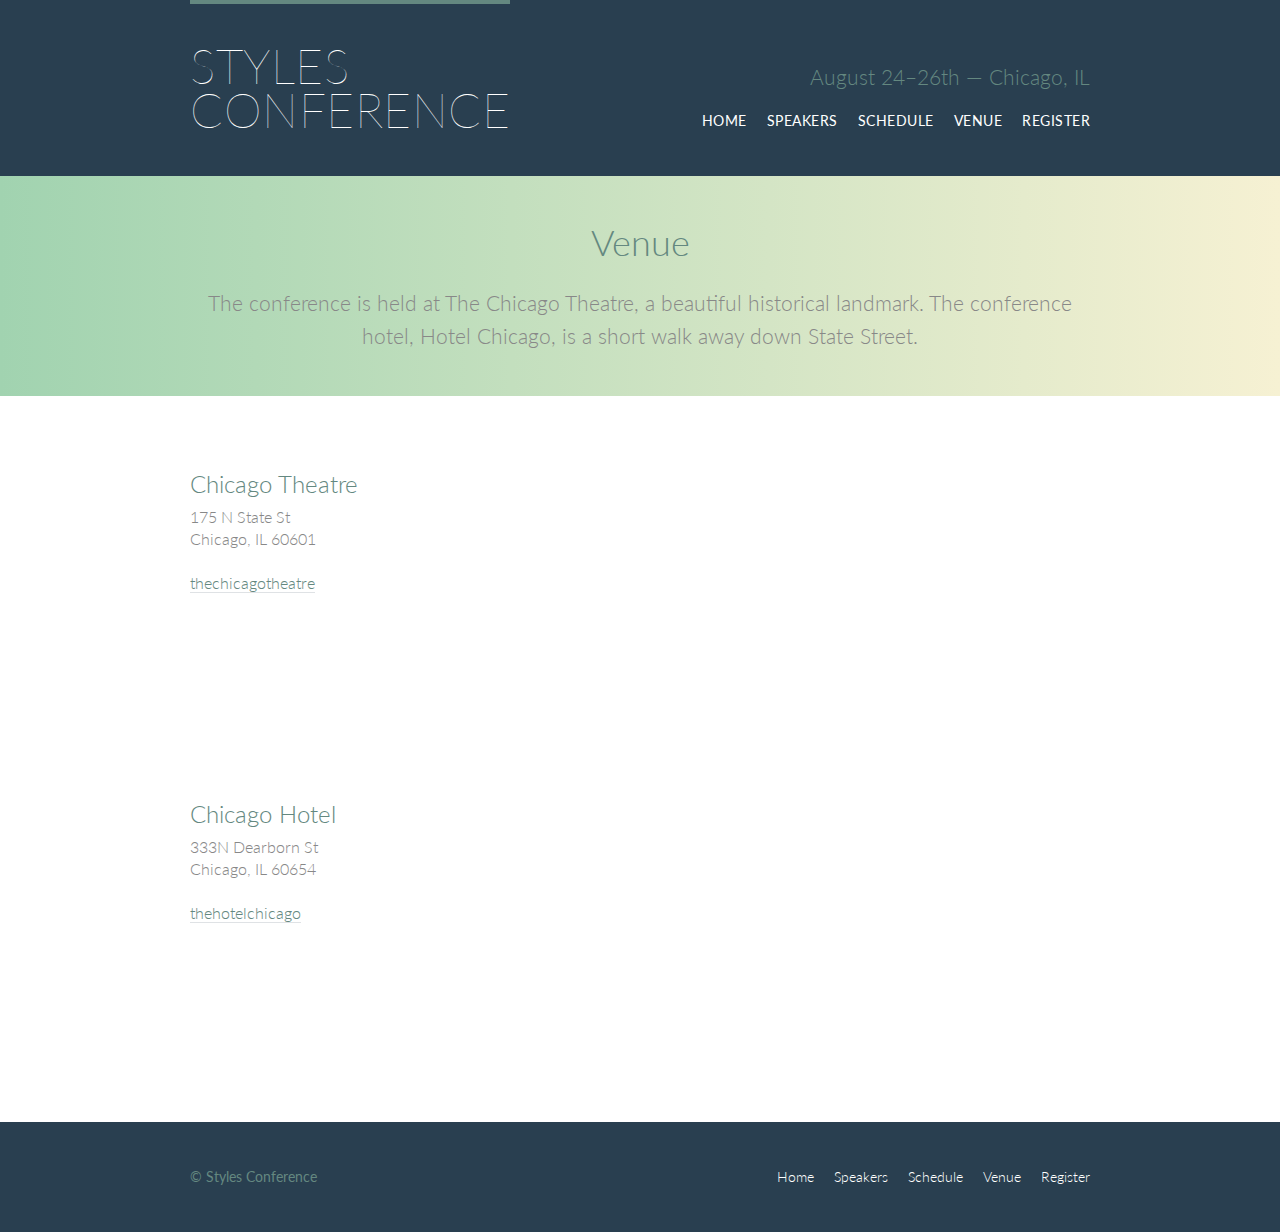
<file: venue.html>
<!DOCTYPE html>
<html lang="en">
  <head>
    <meta charset="utf-8">
    <title>Styles Conference</title>
    <link rel="stylesheet" href="assets/stylesheets/main.css" type="text/css">
    <link rel="stylesheet" href="http://fonts.googleapis.com/css?family=Lato:100,300,400" type="text/css">
  </head>

  <body>
    <!-- header -->
    <header class="primary-header group container">
      <h1 class="logo">
        <a href="index.html">Styles <br> Conference</a>
      </h1>
      <h3 class="tagline">August 24&ndash;26th &mdash; Chicago, IL</h3>
      <nav class="nav primary-nav">
        <ul>
          <li><a href="index.html">Home</a></li><!--
          --><li><a href="speaker.html">Speakers</a></li><!--
          --><li><a href="schedule.html">Schedule</a></li><!--
          --><li><a href="venue.html">Venue</a></li><!--
          --><li><a href="register.html">Register</a></li>
        </ul>
      </nav>
    </header>

    <!-- Main Contents -->
    <section class="row-alt">
      <div class="lead container">
        <h1>Venue</h1>
        <p>The conference is held at The Chicago Theatre, a beautiful historical landmark. The conference hotel, Hotel Chicago, is a short walk away down State Street.</p>
      </div>
    </section>

    <section class="row">
      <div class="grid">
        <section class="venue-theatre">
        <div class="col-1-3">
          <h2>Chicago Theatre</h2>
          <p>175 N State St <br> Chicago, IL 60601</p>
          <p><a href="http://www.thechicagotheatre.com/">thechicagotheatre</a>
        </div><!--
          --><iframe class="venue-map col-2-3" src="https://www.google.com/maps/embed?pb=!1m14!1m8!1m3!1d2970.34467168085!2d-87.62754!3d41.885443999999836!3m2!1i1024!2i768!4f13.1!3m3!1m2!1s0x880e2ca55810a493%3A0x4700ddf60fcbfad6!2sChicago+Theatre!5e0!3m2!1szh-TW!2sfr!4v1412285926819"></iframe>
        </section>
        <section class="venue-hotel">
          <div class="col-1-3">
            <h2>Chicago Hotel</h2>
            <p>333N Dearborn St <br> Chicago, IL 60654</p>
            <p><a href="http://www.thehotelchicago.com/">thehotelchicago</a>
          </div><!--
          --><iframe class="venue-map col-2-3" src="https://www.google.com/maps/embed?pb=!1m14!1m8!1m3!1d2970.3446716808544!2d-87.62754!3d41.88544399999974!3m2!1i1024!2i768!4f13.1!3m3!1m2!1s0x880e2cb1da049173%3A0xa5c91d255a775f0b!2sHotel+Chicago!5e0!3m2!1szh-TW!2sfr!4v1412286352894"></iframe>
        </section>
      </div>
    </section>

    <!-- footer -->
    <footer class="container primary-footer group">
      <small>&copy; Styles Conference</small>
      <nav class="nav">
        <ul>
          <li><a href="index.html">Home</a></li><!--
          --><li><a href="speaker.html">Speakers</a></li><!--
          --><li><a href="schedule.html">Schedule</a></li><!--
          --><li><a href="venue.html">Venue</a></li><!--
          --><li><a href="register.html">Register</a></li>
        </ul>
      </nav>
    </footer>
  </body>
</html>
</file>
<file: assets/stylesheets/main.css>
/* http://meyerweb.com/eric/tools/css/reset/
   v2.0 | 20110126
   License: none (public domain)
*/

html, body, div, span, applet, object, iframe,
h1, h2, h3, h4, h5, h6, p, blockquote, pre,
a, abbr, acronym, address, big, cite, code,
del, dfn, em, img, ins, kbd, q, s, samp,
small, strike, strong, sub, sup, tt, var,
b, u, i, center,
dl, dt, dd, ol, ul, li,
fieldset, form, label, legend,
table, caption, tbody, tfoot, thead, tr, th, td,
article, aside, canvas, details, embed,
figure, figcaption, footer, header, hgroup,
menu, nav, output, ruby, section, summary,
time, mark, audio, video {
  margin: 0;
  padding: 0;
  border: 0;
  font-size: 100%;
  font: inherit;
  vertical-align: baseline;
}
/* HTML5 display-role reset for older browsers */
article, aside, details, figcaption, figure,
footer, header, hgroup, menu, nav, section {
  display: block;
}
body {
  line-height: 1;
}
ol, ul {
  list-style: none;
}
blockquote, q {
  quotes: none;
}
blockquote:before, blockquote:after,
q:before, q:after {
  content: '';
  content: none;
}
table {
  border-collapse: collapse;
  border-spacing: 0;
}

/*
 * Custom style
 */

body {
  background: #293f50;
  color: #888;
  font: 300 16px/22px "Lato", "Open Sans", "Helvetica Neue", Helvetica, Arial, sans-serif;
}

/*
 * Grid
 */

*,
*:before,
*:after {
  -webkit-box-sizing: border-box;
     -moz-box-sizing: border-box;
          box-sizing: border-box;
}

.container,
.grid {
  width: 960px;
  margin: 0 auto;
}

.container {
  padding: 0 30px;
}

.col-1-3 {
  width: 33.33%;
}
.col-2-3 {
  width: 66.66%;
}

.col-1-3,
.col-2-3 {
  display: inline-block;
  vertical-align: top;
}

.grid,
.col-1-3,
.col-2-3 {
  padding-left: 15px;
  padding-right: 15px;
}

/*
 * Clear fix
 */

.group:before,
.group:after {
  content: "";
  display: table;
}

.group:after {
  clear: both;
}

.group {
  clear: both;
  *zoom: 1;
}

/*
 * Rows
 */

.row,
.row-alt{ 
  min-width: 960px;
}

.row,
.row-alt{ 
  background: white;
  padding: 66px 0 44px 0;
}

.row-alt {
  background: #cbe2c1;
  background: -webkit-linear-gradient(to right, #a1d3b0, #f6f1d3);
  background: -moz-linear-gradient(to right, #a1d3b0, #f6f1d3);
  background: linear-gradient(to right, #a1d3b0, #f6f1d3);
  padding: 44px 0 22px 0;

}

/*
 * Typography
 */

h1, h2, h3, h4 {
  color: #648880;
}

h1, h3, h4, h5, p {
  margin-bottom: 22px;
}

h1 {
  font-size: 36px;
  line-height: 44px;
}

h2 {
  font-size: 24px;
  line-height: 44px;
}

h3 {
  font-size: 21px;
}

h4 {
  font-size: 18px;
}

h5 {
  color: #a9b2b9;
  font-size: 14px;
  font-weight: 400;
  text-transform: uppercase;
}

strong {
  font-weight: 400;
}

cite, em {
  font-style: italic;
}

/*
 * Links
 */

a {
  color: #648880;
  text-decoration: none;
}

a:hover {
  color: #a9b2b9;
}

p a {
  border-bottom: 1px solid #dfe2e5;
}

/*
 * Buttons
 */

.btn {
  border-radius: 5px;
  color: white;
  cursor: pointer;
  display: inline-block;
  letter-spacing: .5px;
  font-weight: 400;
  margin: 0;
  text-transform: uppercase;
}

.btn-alt {
  border: 1px solid #dfe2e5;
  padding: 10px 30px;
}

.btn-alt:hover {
  background: white;
  color: #648880;
}

/*
 * Primary header
 */

.logo {
  border-top: 4px solid #648880;
  float: left;
  font-size: 48px;
  font-weight: 100;
  letter-spacing: .5px;
  line-height: 44px;
  padding: 40px 0 22px 0;
  text-Transform: uppercase;
}

.tagline {
  margin: 66px 0 22px 0;
  text-align: right;
}

.primary-nav {
  font-size: 14px;
  font-weight: 400;
  letter-spacing: .5px;
  text-transform: uppercase;
}

/*
 * Primary footer
 */

.primary-header a,
.primary-footer a {
  color: white;
}
  
.primary-header a:hover,
.primary-footer a:hover {
  color: #648880;
}

.primary-footer small {
  float: left;
  font-weight: 400;
}

.primary-footer {
  padding-bottom: 44px;
  padding-top: 44px;
  font-size: 14px;
  color: #648880;
}

/*
 * Navigation
 */

.nav {
  text-align: right;
}

.nav li {
  display: inline-block;
  margin: 0 10px;
  vertical-align: top;
}

.nav li:last-child {
  margin-right: 0
}

/*
 * Home
 */

.hero {
  color: white;
  padding: 22px 80px 66px 80px;
  line-height: 44px;
  text-align: center;
}

.hero h2 {
  font-size: 36px;
}

.hero p {
  font-size: 24px;
  font-weight: 100;
}

.teaser a:hover h3 {
  color: #a9b2b9;
}

.teaser img {
  border-radius: 5px;
  display: block;
  margin-bottom: 22px;
  max-width: 100%;
}

/*
 * Leads
 */

.lead {
  text-align: center;
}

.lead p {
  font-size: 21px;
  line-height: 33px;
}

/*
 * Speakers
 */

.speaker-info {
  border: 1px solid #dfe2e5;
  border-radius: 5px;
  margin-top: 88px;
  padding-bottom: 22px 0;
  text-align: center;
}

.speaker-info img {
  border-radius: 50%;
  height: 130px;
  margin: -66px 0 22px 0;
  vertical-align: top;
}

.speaker {
  margin-bottom: 44px;
}

/*
 * Schedule
 */

table {
  margin-bottom: 44px;
  width: 100%;
}

table:last-child {
  margin-bottom: 0;
}

th,
td {
  padding-bottom: 22px;
  vertical-align: top;
}

th {
  padding-right: 45px;
  text-align: right;
  width: 20%;
}

td{
  width: 40%;
}

thead {
  line-height: 44px;
}

thead th {
  color: #648880;
  font-size: 24px;
}

tbody th {
  color: #a9b2b9;
  font-size: 14px;
  font-weight: 400;
  padding-top: 22px;
  text-transform: uppercase;
}

tbody td {
  border-top: 1px solid #dfe2e5;
  padding-top: 21px;
}

tbody td:first-of-type {
  padding-right: 15px;
}

tbody td:last-of-type {
  padding-left: 15px;
}

tbody td:only-of-type {
  padding-left: 0;
  padding-right: 0;
}

table a {
  color: #888;
}

table h4 {
  margin-bottom: 0;
}

.schedule-offset {
  color: #a9b2b9;
}



/*
 * Venue
 */

.venue-theatre {
  margin-bottom: 66px;
}

.venue-hotel {
  margin-bottom: 22px;
}

.venue-map {
  height: 264px;
}

/*
 * Register
 */

.why-attend {
  list-style: square;
  margin: 0 0 22px 30px;
}

form {
  margin-bottom: 22px;
}

input,
select,
textarea {
  font: 300 16px/22px "Lato", "Open Sans", "Helvetica Neue", Helvetica, Arial, sans-serif;
}

.register-group label {
  color: #648880;
  cursor: pointer;
  font-weight: 400;
}

.register-group input,
.register-group select,
.register-group textarea {
  border: 1px solid #c6c9cc;
  border-radius: 5px;
  color: #888;
  display: block;
  margin: 5px 0 27px 0;
  padding: 5px 8px;
}

.register-group input,
.register-group textarea {
  width: 100%;
}

.register-group select {
  width: 60px;
  height: 34px;
}

.register-group textarea {
  height: 78px;
}

.btn-default {
  border: 0;
  background: #648880;
  padding: 11px 30px;
  font-size: 14px;
}

.btn-default:hover {
  background: #77a198;
}
</file>
